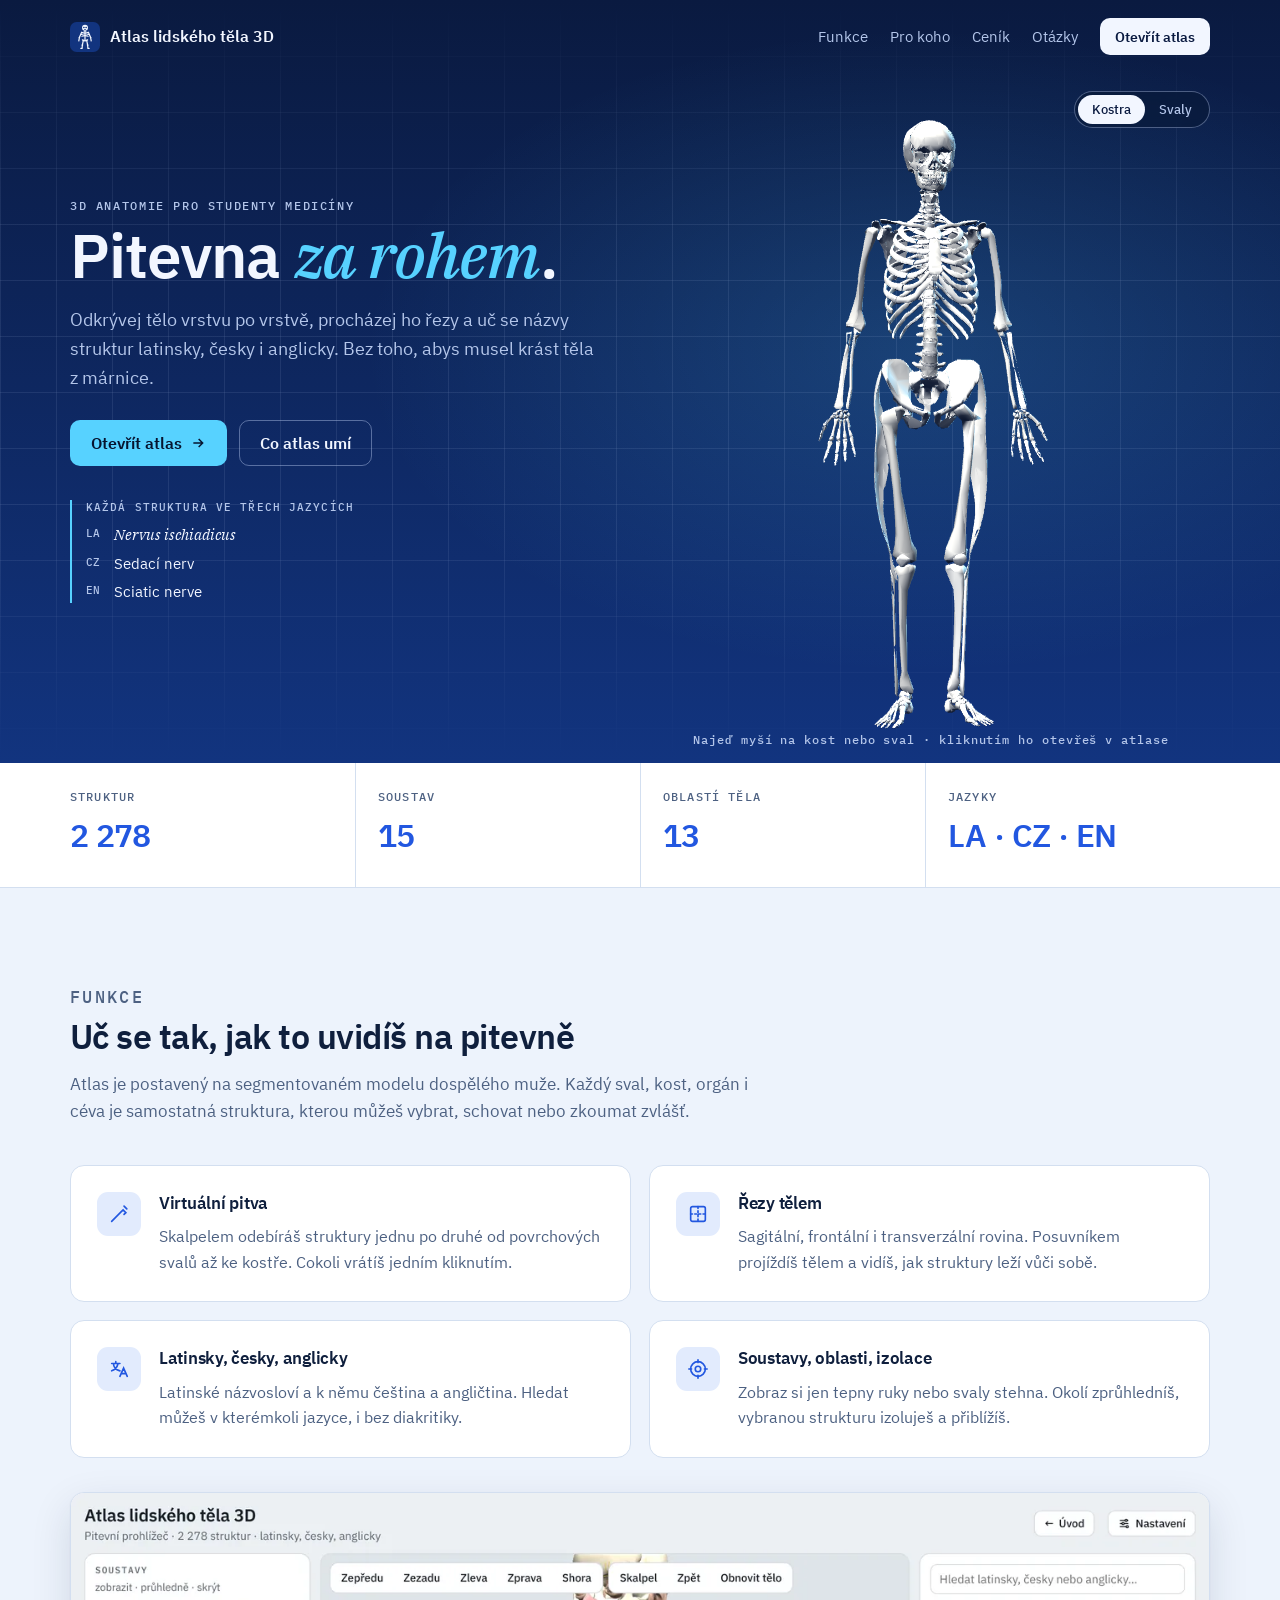
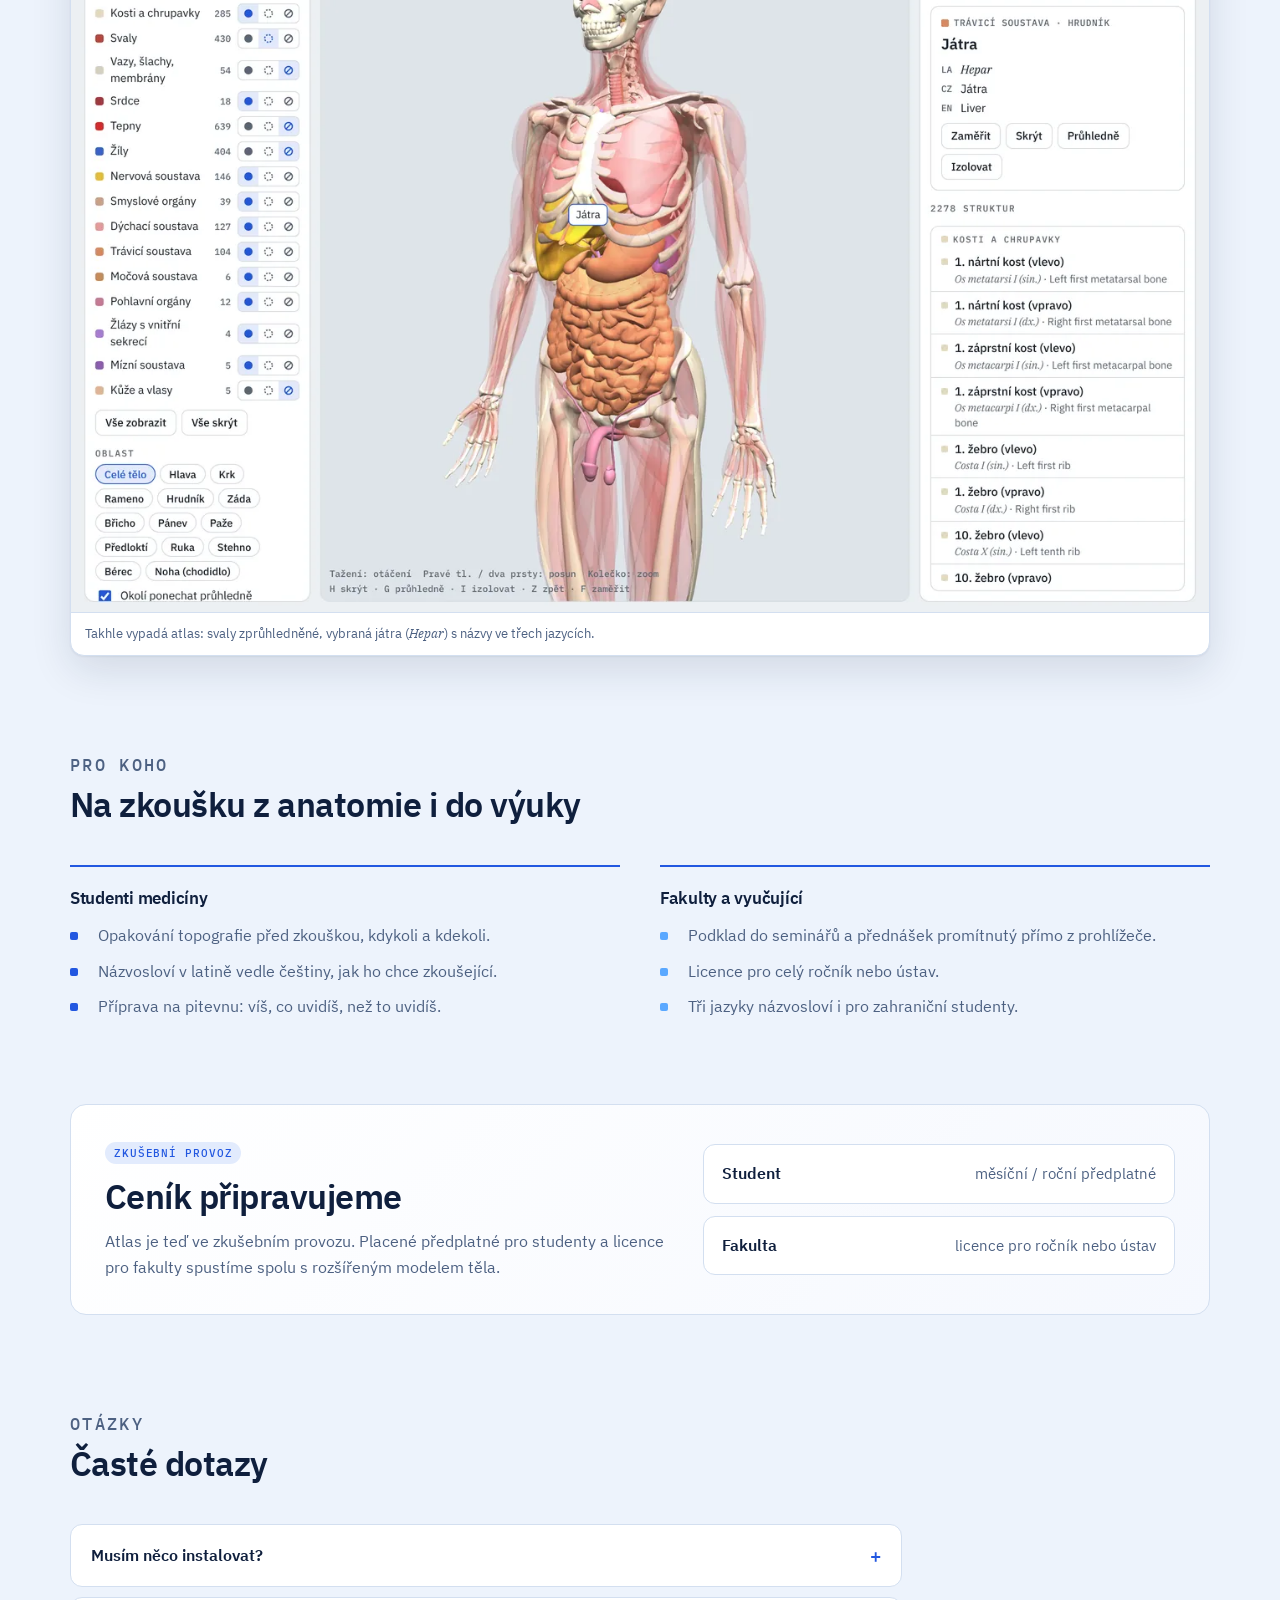
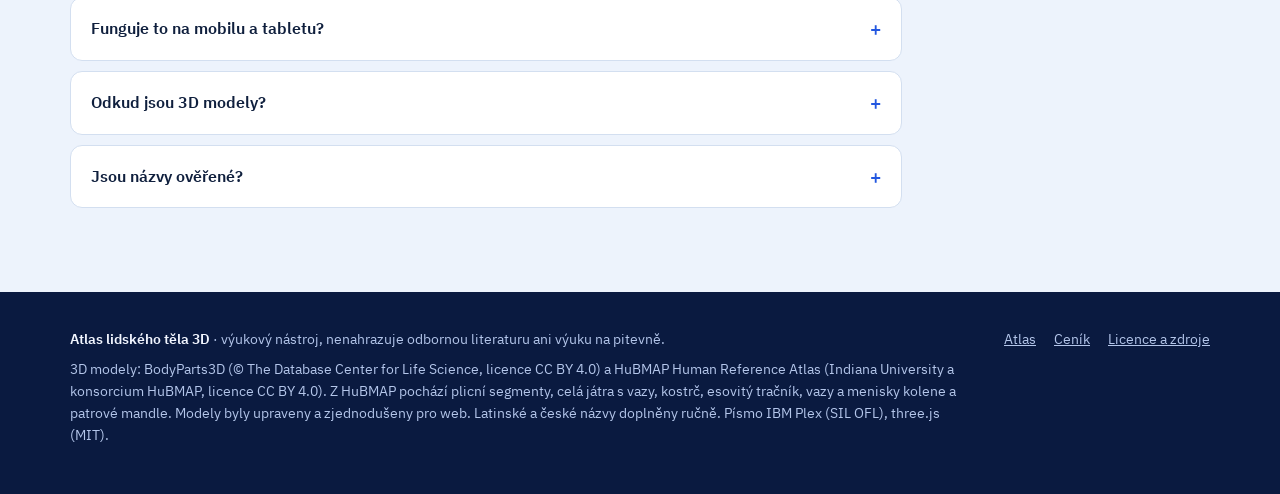
<file: index.html>
<!doctype html>
<html lang="cs">
<head>
<meta charset="utf-8">
<meta name="viewport" content="width=device-width,initial-scale=1,viewport-fit=cover">
<title>Atlas lidského těla 3D</title>
<meta name="claude:viewport-fit-sides" content="cover">
<meta name="description" content="Interaktivní 3D pitevní atlas pro studenty medicíny. Kosti, svaly, orgány, cévy a nervy s názvy latinsky, česky a anglicky. Funguje v prohlížeči.">
<meta property="og:title" content="Atlas lidského těla 3D">
<meta property="og:description" content="Pitevna za rohem: 3D atlas lidského těla s latinskou, českou a anglickou terminologií.">
<meta property="og:image" content="assets/atlas-preview.jpg">
<link rel="icon" href="favicon.svg" type="image/svg+xml">
<link rel="stylesheet" href="assets/fonts.css">
<style>
/* Layout: navy "light-box" hero holding a live 3D specimen; calm blue-tinted reading sections below. */
:root{
  --bg:#edf3fc; --surface:#ffffff; --tint:#f5f8fe; --ink:#0f1f3d; --muted:#4d6182; --line:#d3dff0;
  --accent:#2257e0; --accent-ink:#ffffff; --accent-soft:#e2ebfd; --accent-2:#5aa8ff;
  --hero-top:#0a1a40; --hero-bot:#12347f; --hero-ink:#f2f6ff; --hero-muted:#b4c6ea; --hero-line:rgba(180,198,234,.22);
  --glow:#57d2ff;
  --f-ui:"IBM Plex Sans",system-ui,-apple-system,"Segoe UI",sans-serif;
  --f-la:"IBM Plex Serif",Georgia,"Times New Roman",serif;
  --f-mono:"IBM Plex Mono",ui-monospace,Menlo,Consolas,monospace;
  --shadow:0 1px 2px rgba(15,31,61,.06),0 14px 40px rgba(15,31,61,.12);
}
@media (prefers-color-scheme: dark){:root:not([data-theme="light"]){
  --bg:#08101f; --surface:#0f1a2e; --tint:#0c1628; --ink:#e3ebf7; --muted:#8fa3c2; --line:#1f2f4b;
  --accent:#7ea8ff; --accent-ink:#08101f; --accent-soft:#16264a; --accent-2:#7ec4ff;
  --hero-top:#050c1e; --hero-bot:#0c2259; --hero-line:rgba(180,198,234,.16);
  --shadow:0 1px 2px rgba(0,0,0,.4),0 14px 40px rgba(0,0,0,.45); color-scheme:dark}}
:root[data-theme="dark"]{
  --bg:#08101f; --surface:#0f1a2e; --tint:#0c1628; --ink:#e3ebf7; --muted:#8fa3c2; --line:#1f2f4b;
  --accent:#7ea8ff; --accent-ink:#08101f; --accent-soft:#16264a; --accent-2:#7ec4ff;
  --hero-top:#050c1e; --hero-bot:#0c2259; --hero-line:rgba(180,198,234,.16);
  --shadow:0 1px 2px rgba(0,0,0,.4),0 14px 40px rgba(0,0,0,.45); color-scheme:dark}

*{box-sizing:border-box}
html{scroll-behavior:smooth}
body{margin:0;background:var(--bg);color:var(--ink);font:16px/1.6 var(--f-ui);-webkit-font-smoothing:antialiased}
[hidden]{display:none!important}
img{max-width:100%;display:block}
a{color:var(--accent)}
.wrap{max-width:1180px;margin:0 auto;padding-left:max(20px,env(safe-area-inset-left,0px));padding-right:max(20px,env(safe-area-inset-right,0px))}
.la{font-family:var(--f-la);font-style:italic;font-weight:400}
.eyebrow{font:500 .72rem var(--f-mono);letter-spacing:.14em;text-transform:uppercase;color:var(--muted);margin:0 0 10px}
h1,h2,h3{text-wrap:balance;margin:0;letter-spacing:-.015em}
h2{font-size:clamp(1.6rem,3vw,2.1rem);line-height:1.15;font-weight:600}
h3{font-size:1.08rem;font-weight:600;line-height:1.3}
p{margin:0}
.btn{display:inline-flex;align-items:center;gap:8px;border-radius:10px;padding:12px 20px;font:600 .97rem var(--f-ui);text-decoration:none;border:1px solid transparent;transition:transform .15s,background .15s,border-color .15s;cursor:pointer}
.btn-primary{background:var(--accent);color:var(--accent-ink)}
.btn-primary:hover{transform:translateY(-1px)}
.btn-ghost{border-color:var(--line);color:var(--ink);background:var(--surface)}
.btn-ghost:hover{border-color:var(--muted)}
.btn:focus-visible,a:focus-visible,summary:focus-visible,button:focus-visible{outline:2px solid var(--accent-2);outline-offset:3px}

/* ---------- hero band (navy, holds the header too) ---------- */
.band{position:relative;color:var(--hero-ink);background:
  radial-gradient(900px 520px at 72% 46%,rgba(87,210,255,.16),transparent 62%),
  linear-gradient(180deg,var(--hero-top),var(--hero-bot));overflow:hidden}
.band::after{content:"";position:absolute;inset:0;pointer-events:none;opacity:.5;
  background-image:linear-gradient(var(--hero-line) 1px,transparent 1px),linear-gradient(90deg,var(--hero-line) 1px,transparent 1px);
  background-size:56px 56px;mask-image:linear-gradient(180deg,transparent,#000 30%,#000 70%,transparent);-webkit-mask-image:linear-gradient(180deg,transparent,#000 30%,#000 70%,transparent)}
.band>*{position:relative;z-index:1}
.top{padding-block:18px}
.top .wrap{display:flex;align-items:center;gap:16px;flex-wrap:wrap}
.logo{display:flex;align-items:center;gap:10px;font-weight:600;color:var(--hero-ink);text-decoration:none;margin-right:auto}
.logo img{width:30px;height:30px}
.nav{display:flex;gap:22px;flex-wrap:wrap;align-items:center}
.nav a{color:var(--hero-muted);text-decoration:none;font-size:.95rem}
.nav a:hover{color:var(--hero-ink)}
.nav a.btn{padding:8px 14px;font-size:.9rem;background:var(--hero-ink);color:var(--hero-top)}

.hero{padding-block:10px 0}
.hero .wrap{display:grid;grid-template-columns:minmax(0,1fr) minmax(0,1fr);gap:24px;align-items:center}
.copy{padding-block:30px 60px}
.copy .eyebrow{color:var(--hero-muted)}
.hero h1{font-size:clamp(2.3rem,5.2vw,3.9rem);line-height:1.02;font-weight:600}
.hero h1 em{font-family:var(--f-la);font-style:italic;font-weight:500;color:var(--glow)}
.lede{margin-top:20px;font-size:1.12rem;color:var(--hero-muted);max-width:32em}
.cta{display:flex;gap:12px;flex-wrap:wrap;margin-top:28px}
.band .btn-primary{background:var(--glow);color:#06142f}
.band .btn-ghost{background:transparent;color:var(--hero-ink);border-color:rgba(180,198,234,.45)}
.band .btn-ghost:hover{border-color:var(--hero-ink)}
.term{margin-top:34px;display:grid;grid-template-columns:auto 1fr;gap:4px 14px;font-size:.95rem;max-width:30em;border-left:2px solid var(--glow);padding-left:14px}
.term dt{font:500 .7rem var(--f-mono);color:var(--hero-muted);padding-top:4px}
.term dd{margin:0;min-width:0}
.term .cap{grid-column:1/-1;font:500 .7rem var(--f-mono);letter-spacing:.1em;text-transform:uppercase;color:var(--hero-muted);margin-bottom:4px}

/* live specimen */
.specimen{position:relative;height:min(78vh,680px);min-height:460px}
.specimen canvas{position:absolute;inset:0;width:100%;height:100%;display:block;touch-action:pan-y}
.specimen canvas.pointing{cursor:pointer}
.modes{position:absolute;top:8px;right:0;display:inline-flex;border:1px solid rgba(180,198,234,.4);border-radius:999px;padding:3px;background:rgba(6,20,47,.45);backdrop-filter:blur(6px)}
.modes button{border:0;background:none;color:var(--hero-muted);font:500 .82rem var(--f-ui);padding:6px 14px;border-radius:999px;cursor:pointer}
.modes button[aria-pressed="true"]{background:var(--hero-ink);color:var(--hero-top)}
.hhint{position:absolute;left:0;right:0;bottom:16px;text-align:center;font:500 .72rem var(--f-mono);letter-spacing:.08em;color:var(--hero-muted);pointer-events:none}
.htip{position:absolute;left:0;top:0;pointer-events:none;min-width:180px;max-width:280px;background:rgba(6,20,47,.92);border:1px solid var(--glow);border-radius:10px;padding:9px 12px;color:var(--hero-ink);box-shadow:0 10px 30px rgba(0,0,0,.35);font-size:.9rem;line-height:1.35;z-index:2}
.htip b{display:block;font-weight:600}
.htip i{display:block;color:var(--hero-muted);font-size:.85rem}
.htip span{display:block;margin-top:6px;font:500 .68rem var(--f-mono);letter-spacing:.06em;color:var(--glow);text-transform:uppercase}
.hload{position:absolute;inset:0;display:grid;place-items:center;color:var(--hero-muted);font:500 .8rem var(--f-mono);letter-spacing:.08em}
.hfallback{position:absolute;inset:auto 0 0 0;margin:auto;max-height:100%;border-radius:12px;border:1px solid rgba(180,198,234,.3)}

/* ---------- figures ---------- */
.figures{background:var(--surface);border-bottom:1px solid var(--line)}
.figures dl{margin:0;display:grid;grid-template-columns:repeat(4,minmax(0,1fr))}
.figures dl>div{padding:26px 22px;border-left:1px solid var(--line);min-width:0}
.figures dl>div:first-child{border-left:0;padding-left:0}
.figures dt{font:500 .72rem var(--f-mono);letter-spacing:.1em;text-transform:uppercase;color:var(--muted)}
.figures dd{margin:6px 0 0;font-size:2rem;font-weight:600;font-variant-numeric:tabular-nums;letter-spacing:-.02em;color:var(--accent)}

section.block{padding-block:84px}
.head{max-width:44rem;margin-bottom:40px}
.head p{margin-top:14px;color:var(--muted);font-size:1.05rem}

.features{display:grid;grid-template-columns:repeat(2,minmax(0,1fr));gap:18px}
.feat{background:var(--surface);border:1px solid var(--line);border-radius:14px;padding:26px;display:grid;grid-template-columns:44px 1fr;gap:4px 18px}
.feat .ic{grid-row:span 2;width:44px;height:44px;border-radius:11px;background:var(--accent-soft);color:var(--accent);display:grid;place-items:center}
.feat .ic svg{width:22px;height:22px}
.feat p{color:var(--muted);margin-top:6px}
.shot{margin:34px 0 0;border-radius:14px;overflow:hidden;border:1px solid var(--line);box-shadow:var(--shadow);background:var(--surface)}
.shot img{width:100%;height:auto;aspect-ratio:2720/1720}
.shot figcaption{font-size:.84rem;color:var(--muted);padding:10px 14px;border-top:1px solid var(--line)}

.who{display:grid;grid-template-columns:repeat(2,minmax(0,1fr));gap:40px}
.who article{border-top:2px solid var(--accent);padding-top:20px}
.who ul{margin:14px 0 0;padding:0;list-style:none;display:grid;gap:10px}
.who li{display:grid;grid-template-columns:18px 1fr;gap:10px;color:var(--muted)}
.who li::before{content:"";width:8px;height:8px;border-radius:2px;background:var(--accent);margin-top:9px}
.who article:nth-child(2) li::before{background:var(--accent-2)}

.price{background:linear-gradient(135deg,var(--surface),var(--tint));border:1px solid var(--line);border-radius:16px;padding:34px;display:grid;grid-template-columns:minmax(0,1.2fr) minmax(0,1fr);gap:32px;align-items:center}
.price p{color:var(--muted);margin-top:12px}
.tiers{display:grid;gap:12px}
.tier{display:flex;justify-content:space-between;align-items:baseline;gap:16px;padding:16px 18px;border:1px solid var(--line);border-radius:12px;flex-wrap:wrap;background:var(--surface)}
.tier b{font-weight:600}
.tier span{color:var(--muted);font-size:.92rem}
.pill{display:inline-block;font:500 .7rem var(--f-mono);letter-spacing:.08em;text-transform:uppercase;background:var(--accent-soft);color:var(--accent);padding:4px 9px;border-radius:999px}

.faq{display:grid;gap:10px;max-width:52rem}
details{background:var(--surface);border:1px solid var(--line);border-radius:12px;padding:0 20px}
summary{cursor:pointer;padding:18px 0;font-weight:600;list-style:none;display:flex;justify-content:space-between;gap:16px}
summary::-webkit-details-marker{display:none}
summary::after{content:"+";font:500 1.2rem var(--f-mono);color:var(--accent);transition:transform .2s}
details[open] summary::after{transform:rotate(45deg)}
details p{color:var(--muted);padding-bottom:18px;max-width:46rem}

footer{background:var(--hero-top);color:var(--hero-muted);padding-block:36px 48px;font-size:.86rem}
footer .wrap{display:grid;grid-template-columns:minmax(0,1fr) auto;gap:24px}
footer p+p{margin-top:8px}
footer b{color:var(--hero-ink)}
footer .cols{display:flex;gap:18px;flex-wrap:wrap;align-items:flex-start}
footer a{color:var(--hero-muted)}
footer a:hover{color:var(--hero-ink)}

@media (max-width:900px){
  .hero .wrap{grid-template-columns:minmax(0,1fr);gap:0}
  .copy{padding-block:18px 8px}
  .specimen{height:72vh;min-height:420px}
  .figures dl{grid-template-columns:repeat(2,minmax(0,1fr))}
  .figures dl>div:nth-child(3){border-left:0;padding-left:0}
  .figures dl>div:nth-child(n+3){border-top:1px solid var(--line)}
  .figures dd{font-size:1.6rem}
  .features,.who,.price{grid-template-columns:minmax(0,1fr)}
  footer .wrap{grid-template-columns:minmax(0,1fr)}
  .nav a:not(.btn){display:none}
  section.block{padding-block:60px}
}
@media (prefers-reduced-motion:reduce){html{scroll-behavior:auto}.btn{transition:none}}
</style>
</head>
<body>

<div class="band">
  <header class="top">
    <div class="wrap">
      <a class="logo" href="./"><img src="favicon.svg" alt="" width="30" height="30"><span>Atlas lidského těla 3D</span></a>
      <nav class="nav" aria-label="Hlavní">
        <a href="#funkce">Funkce</a>
        <a href="#pro-koho">Pro koho</a>
        <a href="#cenik">Ceník</a>
        <a href="#otazky">Otázky</a>
        <a class="btn" data-atlas href="atlas/">Otevřít atlas</a>
      </nav>
    </div>
  </header>

  <section class="hero">
    <div class="wrap">
      <div class="copy">
        <p class="eyebrow">3D anatomie pro studenty medicíny</p>
        <h1>Pitevna <em>za&nbsp;rohem</em>.</h1>
        <p class="lede">Odkrývej tělo vrstvu po vrstvě, procházej ho řezy a uč se názvy struktur latinsky, česky i&nbsp;anglicky. Bez toho, abys musel krást těla z&nbsp;márnice.</p>
        <div class="cta">
          <a class="btn btn-primary" data-atlas href="atlas/">Otevřít atlas
            <svg width="16" height="16" viewBox="0 0 24 24" fill="none" stroke="currentColor" stroke-width="2.2" aria-hidden="true"><path d="M5 12h14M13 6l6 6-6 6"/></svg></a>
          <a class="btn btn-ghost" href="#funkce">Co atlas umí</a>
        </div>
        <dl class="term" aria-label="Ukázka trojjazyčného názvosloví">
          <span class="cap">Každá struktura ve třech jazycích</span>
          <dt>LA</dt><dd class="la" id="termLa">Musculus sternocleidomastoideus</dd>
          <dt>CZ</dt><dd id="termCs">Zdvihač hlavy (kývač)</dd>
          <dt>EN</dt><dd id="termEn">Sternocleidomastoid</dd>
        </dl>
        <script>
        /* a different example at every visit; edit or extend freely: [Latin, Czech, English] */
        (function () {
          const T = [
            ['Musculus sternocleidomastoideus', 'Zdvihač hlavy (kývač)', 'Sternocleidomastoid'],
            ['Musculus biceps brachii', 'Dvojhlavý sval pažní', 'Biceps brachii'],
            ['Musculus gluteus maximus', 'Velký sval hýžďový', 'Gluteus maximus'],
            ['Musculus gastrocnemius', 'Dvojhlavý sval lýtkový', 'Gastrocnemius'],
            ['Musculus quadriceps femoris', 'Čtyřhlavý sval stehenní', 'Quadriceps femoris'],
            ['Musculus latissimus dorsi', 'Široký sval zádový', 'Latissimus dorsi'],
            ['Musculus trapezius', 'Sval trapézový (kápový)', 'Trapezius'],
            ['Musculus deltoideus', 'Sval deltový', 'Deltoid'],
            ['Diaphragma', 'Bránice', 'Diaphragm'],
            ['Os scaphoideum', 'Kost člunková', 'Scaphoid bone'],
            ['Os temporale', 'Kost spánková', 'Temporal bone'],
            ['Clavicula', 'Kost klíční', 'Clavicle'],
            ['Hepar', 'Játra', 'Liver'],
            ['Ren', 'Ledvina', 'Kidney'],
            ['Pulmo', 'Plíce', 'Lung'],
            ['Arteria carotis communis', 'Společná krkavice', 'Common carotid artery'],
            ['Vena saphena magna', 'Velká skrytá žíla', 'Great saphenous vein'],
            ['Nervus ischiadicus', 'Sedací nerv', 'Sciatic nerve']
          ];
          let last = -1; try { last = +localStorage.getItem('heroTerm'); } catch (e) {}
          let i; do { i = Math.floor(Math.random() * T.length); } while (i === last && T.length > 1);
          try { localStorage.setItem('heroTerm', i); } catch (e) {}
          document.getElementById('termLa').textContent = T[i][0];
          document.getElementById('termCs').textContent = T[i][1];
          document.getElementById('termEn').textContent = T[i][2];
        })();
        </script>
      </div>
      <div class="specimen" id="specimen">
        <canvas id="heroCanvas" role="img" aria-label="Interaktivní 3D model lidského těla. Najeď na kost nebo sval a kliknutím ho otevřeš v atlase."></canvas>
        <div class="modes" role="group" aria-label="Zobrazení modelu">
          <button type="button" data-mode="0" aria-pressed="true">Kostra</button>
          <button type="button" data-mode="1" aria-pressed="false">Svaly</button>
        </div>
        <div class="htip" id="htip" hidden><b></b><i class="la"></i><span></span></div>
        <p class="hhint" id="hhint">Najeď myší na kost nebo sval · kliknutím ho otevřeš v atlase</p>
        <div class="hload" id="hload">Načítám 3D model…</div>
      </div>
    </div>
  </section>
</div>

<main>
  <div class="figures">
    <div class="wrap">
      <dl>
        <div><dt>Struktur</dt><dd id="fStructures">2 278</dd></div>
        <div><dt>Soustav</dt><dd id="fSystems">15</dd></div>
        <div><dt>Oblastí těla</dt><dd id="fRegions">13</dd></div>
        <div><dt>Jazyky</dt><dd>LA · CZ · EN</dd></div>
      </dl>
    </div>
  </div>

  <section class="block" id="funkce">
    <div class="wrap">
      <div class="head">
        <p class="eyebrow">Funkce</p>
        <h2>Uč se tak, jak to uvidíš na pitevně</h2>
        <p>Atlas je postavený na segmentovaném modelu dospělého muže. Každý sval, kost, orgán i céva je samostatná struktura, kterou můžeš vybrat, schovat nebo zkoumat zvlášť.</p>
      </div>
      <div class="features">
        <article class="feat">
          <span class="ic"><svg viewBox="0 0 24 24" fill="none" stroke="currentColor" stroke-width="1.8" stroke-linecap="round" aria-hidden="true"><path d="M4 20 14.5 9.5M14.5 9.5l2-2 3 3-2 2M12 12l-3 3"/><path d="M17.5 3.5l3 3"/></svg></span>
          <h3>Virtuální pitva</h3>
          <p>Skalpelem odebíráš struktury jednu po druhé od povrchových svalů až ke kostře. Cokoli vrátíš jedním kliknutím.</p>
        </article>
        <article class="feat">
          <span class="ic"><svg viewBox="0 0 24 24" fill="none" stroke="currentColor" stroke-width="1.8" stroke-linecap="round" aria-hidden="true"><rect x="4" y="4" width="16" height="16" rx="2"/><path d="M12 4v16M4 12h16" stroke-dasharray="2 2.5"/></svg></span>
          <h3>Řezy tělem</h3>
          <p>Sagitální, frontální i transverzální rovina. Posuvníkem projíždíš tělem a vidíš, jak struktury leží vůči sobě.</p>
        </article>
        <article class="feat">
          <span class="ic"><svg viewBox="0 0 24 24" fill="none" stroke="currentColor" stroke-width="1.8" stroke-linecap="round" aria-hidden="true"><path d="M4 6h9M8.5 4v2M6 6c0 4 3 7 7 8M11 6c-1 4-4 7-7 8"/><path d="M13 20l4-9 4 9M14.5 17h5"/></svg></span>
          <h3>Latinsky, česky, anglicky</h3>
          <p>Latinské názvosloví a k němu čeština a angličtina. Hledat můžeš v kterémkoli jazyce, i bez diakritiky.</p>
        </article>
        <article class="feat">
          <span class="ic"><svg viewBox="0 0 24 24" fill="none" stroke="currentColor" stroke-width="1.8" stroke-linecap="round" aria-hidden="true"><circle cx="12" cy="12" r="8"/><circle cx="12" cy="12" r="3"/><path d="M12 2v3M12 19v3M2 12h3M19 12h3"/></svg></span>
          <h3>Soustavy, oblasti, izolace</h3>
          <p>Zobraz si jen tepny ruky nebo svaly stehna. Okolí zprůhledníš, vybranou strukturu izoluješ a přiblížíš.</p>
        </article>
      </div>
      <figure class="shot">
        <picture>
          <source type="image/webp" srcset="assets/atlas-preview-1x.webp 1360w, assets/atlas-preview.webp 2720w" sizes="(max-width: 1220px) 100vw, 1140px">
          <img src="assets/atlas-preview.jpg" alt="Atlas v prohlížeči: průhledné svaly, kostra a orgány, vybraná játra s latinským, českým a anglickým názvem" width="2720" height="1720" loading="lazy">
        </picture>
        <figcaption>Takhle vypadá atlas: svaly zprůhledněné, vybraná játra (<span class="la">Hepar</span>) s názvy ve třech jazycích.</figcaption>
      </figure>
    </div>
  </section>

  <section class="block" id="pro-koho" style="padding-top:0">
    <div class="wrap">
      <div class="head">
        <p class="eyebrow">Pro koho</p>
        <h2>Na zkoušku z anatomie i do výuky</h2>
      </div>
      <div class="who">
        <article>
          <h3>Studenti medicíny</h3>
          <ul>
            <li>Opakování topografie před zkouškou, kdykoli a kdekoli.</li>
            <li>Názvosloví v latině vedle češtiny, jak ho chce zkoušející.</li>
            <li>Příprava na pitevnu: víš, co uvidíš, než to uvidíš.</li>
          </ul>
        </article>
        <article>
          <h3>Fakulty a vyučující</h3>
          <ul>
            <li>Podklad do seminářů a přednášek promítnutý přímo z prohlížeče.</li>
            <li>Licence pro celý ročník nebo ústav.</li>
            <li>Tři jazyky názvosloví i pro zahraniční studenty.</li>
          </ul>
        </article>
      </div>
    </div>
  </section>

  <section class="block" id="cenik" style="padding-top:0">
    <div class="wrap">
      <div class="price">
        <div>
          <span class="pill">Zkušební provoz</span>
          <h2 style="margin-top:14px">Ceník připravujeme</h2>
          <p>Atlas je teď ve zkušebním provozu. Placené předplatné pro studenty a licence pro fakulty spustíme spolu s rozšířeným modelem těla.</p>
          <p id="contactLine" hidden>Zájem o licenci pro fakultu? Napište na <a id="contactMail" href="#"></a>.</p>
        </div>
        <div class="tiers">
          <div class="tier"><b>Student</b><span>měsíční / roční předplatné</span></div>
          <div class="tier"><b>Fakulta</b><span>licence pro ročník nebo ústav</span></div>
        </div>
      </div>
    </div>
  </section>

  <section class="block" id="otazky" style="padding-top:0">
    <div class="wrap">
      <div class="head"><p class="eyebrow">Otázky</p><h2>Časté dotazy</h2></div>
      <div class="faq">
        <details><summary>Musím něco instalovat?</summary><p>Ne. Atlas běží v prohlížeči (Chrome, Edge, Firefox, Safari). Při prvním otevření se stáhne 3D model, další spuštění už jsou rychlejší.</p></details>
        <details><summary>Funguje to na mobilu a tabletu?</summary><p>Ano. Tělem otáčíš prstem, dvěma prsty přibližuješ a posouváš. Na velké obrazovce se ale s atlasem pracuje pohodlněji.</p></details>
        <details><summary>Odkud jsou 3D modely?</summary><p id="faqSources">Z otevřených vědeckých dat: BodyParts3D (Database Center for Life Science) a HuBMAP Human Reference Atlas, obojí pod licencí CC BY 4.0. Modely jsou upravené a zjednodušené pro web.</p></details>
        <details><summary>Jsou názvy ověřené?</summary><p>Latinské a české názvy jsme doplnili ručně a průběžně je revidujeme. Pokud najdeš chybu, dej nám vědět, opravu nasadíme rychle.</p></details>
      </div>
    </div>
  </section>
</main>

<footer>
  <div class="wrap">
    <div>
      <p><b>Atlas lidského těla 3D</b> · výukový nástroj, nenahrazuje odbornou literaturu ani výuku na pitevně.</p>
      <p id="footCredits">3D modely: BodyParts3D © The Database Center for Life Science (CC BY 4.0) · HuBMAP Human Reference Atlas (CC BY 4.0) · písmo IBM Plex (SIL OFL) · three.js (MIT).</p>
    </div>
    <div class="cols">
      <a data-atlas href="atlas/">Atlas</a>
      <a href="#cenik">Ceník</a>
      <a href="LICENSES.html">Licence a zdroje</a>
    </div>
  </div>
</footer>

<script src="atlas/vendor/three.min.js"></script>
<script>
/* ---- settings you will want to edit ---- */
const CONFIG = {
  atlasUrl: 'atlas/',                  // where the 3D atlas lives
  statsUrl: 'atlas/data/stats.json',   // written by tools/build_model.py
  heroMeta: 'atlas/data/hero.json',    // written by tools/build_hero.py
  heroData: 'atlas/data/hero.txt',
  switchSeconds: 10,                   // how often the home-page body switches between skeleton and muscles
  contactEmail: ''                     // e.g. 'info@vasedomena.cz' — leave empty to hide the contact line
};
document.querySelectorAll('[data-atlas]').forEach(a => a.setAttribute('href', CONFIG.atlasUrl));
if (CONFIG.contactEmail) {
  const m = document.getElementById('contactMail');
  m.textContent = CONFIG.contactEmail; m.href = 'mailto:' + CONFIG.contactEmail;
  document.getElementById('contactLine').hidden = false;
}
fetch(CONFIG.statsUrl).then(r => r.ok ? r.json() : null).then(s => {
  if (!s) return;
  const f = n => Number(n).toLocaleString('cs-CZ');
  if (s.structures) document.getElementById('fStructures').textContent = f(s.structures);
  if (s.systems) document.getElementById('fSystems').textContent = f(s.systems);
  if (s.regions) document.getElementById('fRegions').textContent = f(s.regions);
  if (s.credits) { document.getElementById('faqSources').textContent = s.credits; document.getElementById('footCredits').textContent = s.credits + ' Písmo IBM Plex (SIL OFL), three.js (MIT).'; }
}).catch(() => {});

/* ================= live specimen ================= */
(async function specimen() {
  const box = document.getElementById('specimen'), cv = document.getElementById('heroCanvas');
  const tip = document.getElementById('htip'), hload = document.getElementById('hload'), hint = document.getElementById('hhint');
  const modeBtns = [...box.querySelectorAll('[data-mode]')];
  const reduce = matchMedia('(prefers-reduced-motion: reduce)').matches;
  function fallback() {
    hload.innerHTML = '<img class="hfallback" src="assets/atlas-preview.jpg" alt="Náhled atlasu">';
    box.querySelector('.modes').hidden = true; hint.hidden = true;
  }
  if (!window.THREE || !window.DecompressionStream) { fallback(); return; }
  if (matchMedia('(hover: none)').matches) hint.textContent = 'Klepni na kost nebo sval · dalším klepnutím ho otevřeš v atlase';

  let meta, buf;
  try {
    meta = await (await fetch(CONFIG.heroMeta)).json();
    const txt = await (await fetch(CONFIG.heroData)).text();
    const bin = atob(txt.trim()), u = new Uint8Array(bin.length);
    for (let i = 0; i < bin.length; i++) u[i] = bin.charCodeAt(i);
    buf = await new Response(new Blob([u]).stream().pipeThrough(new DecompressionStream('gzip'))).arrayBuffer();
  } catch (e) { console.error(e); fallback(); return; }

  /* ---- geometry ---- */
  const V = meta.v, T = meta.t, lo = meta.min, ext = meta.max.map((m, i) => m - lo[i]);
  const q = new Uint16Array(buf, 0, V * 3);
  const pidOff = V * 6, pid = new Uint16Array(buf, pidOff, V);
  let io = pidOff + V * 2; io = (io + 3) & ~3;
  const idx = new Uint32Array(buf, io, T * 3);
  const pos = new Float32Array(V * 3), pidF = new Float32Array(V);
  for (let i = 0; i < V * 3; i++) pos[i] = lo[i % 3] + q[i] / 65535 * ext[i % 3];
  for (let i = 0; i < V; i++) pidF[i] = pid[i];
  const all = new THREE.BufferGeometry();
  all.setAttribute('position', new THREE.BufferAttribute(pos, 3));
  all.setAttribute('partIndex', new THREE.BufferAttribute(pidF, 1));
  all.setIndex(new THREE.BufferAttribute(idx, 1));
  all.computeVertexNormals();
  function part(from, to) {
    const g = new THREE.BufferGeometry();
    for (const k of ['position', 'normal', 'partIndex']) g.setAttribute(k, all.getAttribute(k));
    g.setIndex(new THREE.BufferAttribute(idx.subarray(from * 3, to * 3), 1));
    g.computeBoundingSphere(); g.computeBoundingBox(); return g;
  }
  const gBones = part(0, meta.boneTris), gMus = part(meta.boneTris, T);

  /* ---- materials: per-structure shade + hover glow ---- */
  const U = { hover: { value: -1 }, glow: { value: new THREE.Color('#57d2ff') }, fade: { value: 0 } };
  function mat(color, muscle) {
    const m = new THREE.MeshStandardMaterial({ color, roughness: muscle ? .55 : .7, metalness: 0, transparent: muscle, depthWrite: true });
    m.onBeforeCompile = sh => {
      Object.assign(sh.uniforms, U);
      sh.vertexShader = 'attribute float partIndex;\nuniform float hover;\nvarying float vHi;\nvarying float vShade;\n' +
        sh.vertexShader.replace('#include <begin_vertex>', `#include <begin_vertex>
          vHi = abs(partIndex - hover) < 0.5 ? 1.0 : 0.0;
          vShade = 0.86 + 0.22 * fract(sin(partIndex * 12.9898) * 43758.5453);`);
      sh.fragmentShader = 'uniform vec3 glow;\nuniform float fade;\nvarying float vHi;\nvarying float vShade;\n' +
        sh.fragmentShader.replace('#include <color_fragment>', `#include <color_fragment>
          diffuseColor.rgb = mix(diffuseColor.rgb * vShade, glow, vHi * 0.75);
          ${muscle ? 'diffuseColor.a = fade;' : ''}`)
          .replace('#include <emissivemap_fragment>', `#include <emissivemap_fragment>
          totalEmissiveRadiance += glow * vHi * 0.45;`);
    };
    m.customProgramCacheKey = () => muscle ? 'hero-muscle' : 'hero-bone';
    return m;
  }
  const scene = new THREE.Scene(), body = new THREE.Group(); scene.add(body);
  const bones = new THREE.Mesh(gBones, mat('#efe6d2', false));
  const muscles = new THREE.Mesh(gMus, mat('#c9575a', true)); muscles.renderOrder = 1;
  body.add(bones, muscles);
  scene.add(new THREE.HemisphereLight(0xdbe8ff, 0x10204a, .75));
  const key = new THREE.DirectionalLight(0xffffff, .85); key.position.set(-1.2, 2.2, 2.4); scene.add(key);
  const rim = new THREE.DirectionalLight(0x6fc8ff, .9); rim.position.set(1.5, 1.2, -2.2); scene.add(rim);

  const renderer = new THREE.WebGLRenderer({ canvas: cv, antialias: true, alpha: true });
  renderer.setPixelRatio(Math.min(devicePixelRatio || 1, 2)); renderer.setClearColor(0x000000, 0);
  const cam = new THREE.PerspectiveCamera(26, 1, .05, 20);
  const center = new THREE.Vector3((meta.min[0] + meta.max[0]) / 2, (meta.min[1] + meta.max[1]) / 2, 0);
  function fit() {
    const r = box.getBoundingClientRect(); renderer.setSize(r.width, r.height, false);
    cam.aspect = r.width / Math.max(1, r.height);
    const h = (meta.max[1] - meta.min[1]) * 1.08, w = 0.95;
    const t = Math.tan(cam.fov * Math.PI / 360);
    const d = Math.max(h / 2 / t, w / 2 / (t * cam.aspect));
    cam.position.set(center.x, center.y + .03, d + .2); cam.lookAt(center.x, center.y - .01, 0);
    cam.updateProjectionMatrix(); dirty = true;
  }
  let dirty = true;
  new ResizeObserver(fit).observe(box);
  hload.hidden = true;

  /* ---- skeleton <-> muscles ---- */
  let mode = 0, fade = 0, auto = !reduce, lastSwitch = performance.now();
  function setMode(m, byUser) {
    mode = m; modeBtns.forEach(b => b.setAttribute('aria-pressed', String(+b.dataset.mode === m)));
    if (byUser) auto = false; lastSwitch = performance.now(); dirty = true;
  }
  modeBtns.forEach(b => b.addEventListener('click', () => setMode(+b.dataset.mode, true)));

  /* ---- hover / click ---- */
  const ray = new THREE.Raycaster(), ndc = new THREE.Vector2();
  let hovered = -1, pointer = null, pickPending = false, overCanvas = false;
  function pick() {
    pickPending = false;
    if (!pointer) return setHover(-1);
    const r = cv.getBoundingClientRect();
    ndc.set((pointer.x - r.left) / r.width * 2 - 1, -(pointer.y - r.top) / r.height * 2 + 1);
    ray.setFromCamera(ndc, cam);
    const targets = fade > .5 ? [muscles, bones] : [bones];
    const hit = ray.intersectObjects(targets, false)[0];
    setHover(hit ? pid[hit.face.a] : -1);
  }
  function setHover(h) {
    if (h !== hovered) { hovered = h; U.hover.value = h; dirty = true; }
    cv.classList.toggle('pointing', h >= 0);
    if (h < 0 || !pointer) { tip.hidden = true; return; }
    const p = meta.parts[h];
    tip.querySelector('b').textContent = p[2];
    tip.querySelector('i').textContent = p[3] !== p[2] ? p[3] : '';
    tip.querySelector('span').textContent = pointer.touch ? 'Klepni znovu a otevřeš ho v atlase' : 'Kliknutím otevřeš v atlase';
    tip.hidden = false;
    const r = box.getBoundingClientRect();
    let x = pointer.x - r.left + 16, y = pointer.y - r.top + 16;
    if (x + tip.offsetWidth > r.width - 6) x = pointer.x - r.left - tip.offsetWidth - 16;
    if (y + tip.offsetHeight > r.height - 6) y = pointer.y - r.top - tip.offsetHeight - 16;
    tip.style.transform = `translate(${Math.max(0, x)}px,${Math.max(0, y)}px)`;
  }
  function open(h) { location.href = CONFIG.atlasUrl + '#s-' + meta.parts[h][0]; }
  cv.addEventListener('pointermove', e => {
    if (e.pointerType === 'touch') return;
    pointer = { x: e.clientX, y: e.clientY, touch: false }; overCanvas = true;
    if (!pickPending) { pickPending = true; requestAnimationFrame(pick); }
  });
  cv.addEventListener('pointerleave', () => { pointer = null; overCanvas = false; setHover(-1); });
  cv.addEventListener('click', e => {
    if (e.pointerType === 'touch' || (e.sourceCapabilities && e.sourceCapabilities.firesTouchEvents)) return;
    if (hovered >= 0) open(hovered);
  });
  let touchStart = null;
  cv.addEventListener('pointerdown', e => { if (e.pointerType === 'touch') touchStart = { x: e.clientX, y: e.clientY }; });
  cv.addEventListener('pointerup', e => {
    if (e.pointerType !== 'touch' || !touchStart) return;
    if (Math.hypot(e.clientX - touchStart.x, e.clientY - touchStart.y) > 10) return;   // it was a scroll
    const before = hovered;
    pointer = { x: e.clientX, y: e.clientY, touch: true }; pick();
    if (hovered >= 0 && hovered === before) open(hovered);
    auto = false;
  });
  cv.addEventListener('keydown', e => { if (e.key === 'Enter' && hovered >= 0) open(hovered); });

  /* ---- render loop: only while the hero is on screen ---- */
  let visible = true;
  new IntersectionObserver(es => { visible = es[0].isIntersecting; }).observe(box);
  let last = performance.now(), angle = 0;
  function frame(now) {
    requestAnimationFrame(frame);
    const dt = Math.min(.05, (now - last) / 1000); last = now;
    if (!visible || document.hidden) return;
    if (auto && !overCanvas && now - lastSwitch > CONFIG.switchSeconds * 1000) setMode(mode ? 0 : 1, false);
    const target = mode ? 1 : 0;
    if (fade !== target) {
      fade = reduce ? target : (target > fade ? Math.min(target, fade + dt / 1.2) : Math.max(target, fade - dt / 1.2));
      U.fade.value = fade; muscles.visible = fade > .002; muscles.material.depthWrite = fade > .98; dirty = true;
    }
    if (!reduce && !overCanvas) { angle += dt * .28; body.rotation.y = Math.sin(angle) * .42; dirty = true; }
    if (dirty) { body.position.x = 0; renderer.render(scene, cam); dirty = false; }
  }
  muscles.visible = false;
  requestAnimationFrame(frame);
})();
</script>
</body>
</html>
</file>
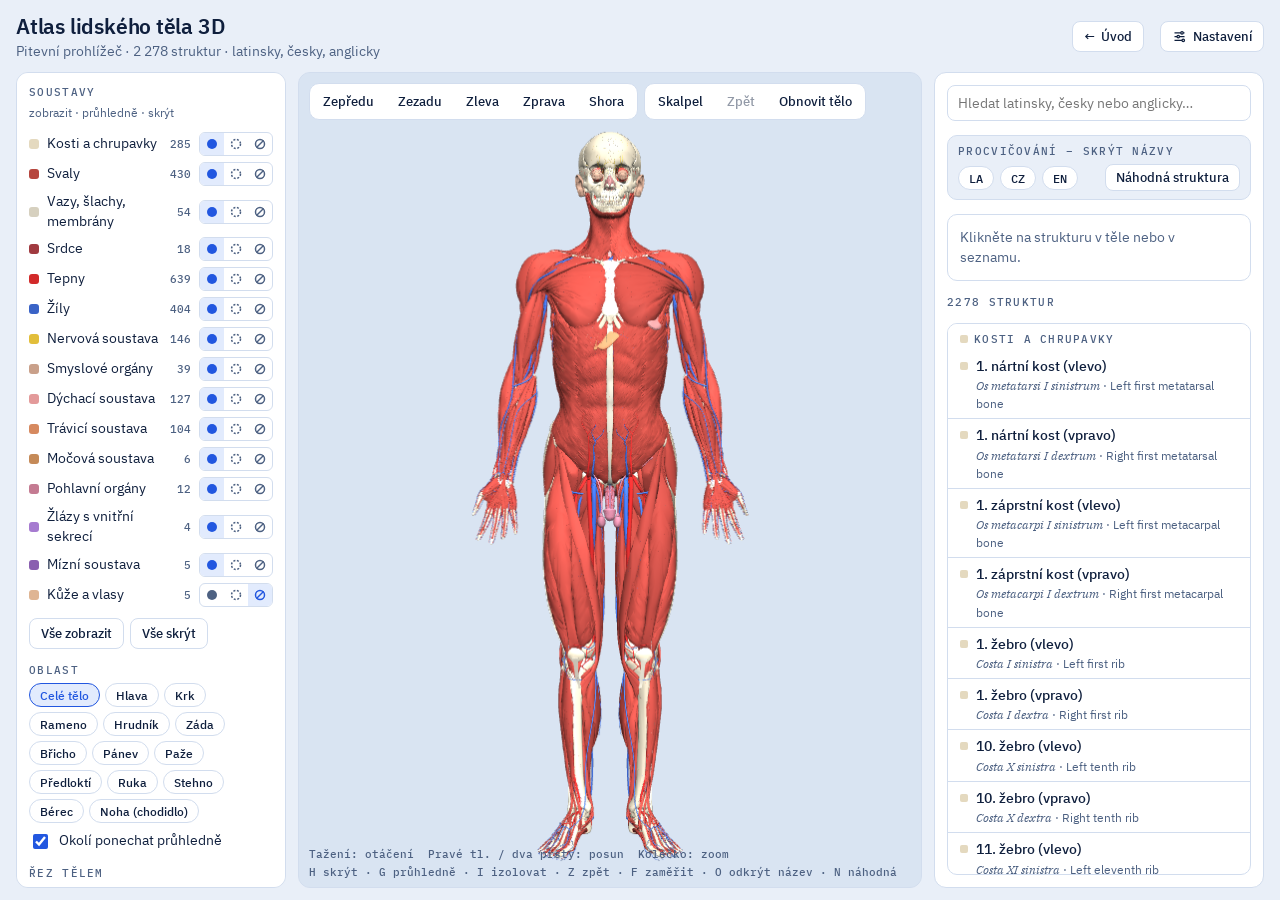
<file: atlas/index.html>
<!doctype html>
<html lang="cs">
<head>
<meta charset="utf-8">
<meta name="viewport" content="width=device-width,initial-scale=1,viewport-fit=cover">
<meta name="description" content="Interaktivní 3D pitevní atlas lidského těla s latinskými, českými a anglickými názvy.">
<link rel="icon" href="../favicon.svg" type="image/svg+xml">
<style>body{margin:0;font-size:14px}[hidden]{display:none!important}img{max-width:100%}:root{padding-top:env(safe-area-inset-top,0px);padding-bottom:env(safe-area-inset-bottom,0px)}</style>
<title>Atlas lidského těla 3D</title>
<link rel="stylesheet" href="../assets/fonts.css">
<style>
/* Layout: dissection table in the middle (3D), systems & tools on the left, index & detail on the right. */
:root{
  --bg:#e9eff8; --panel:#ffffff; --ink:#0f1f3d; --muted:#4d6182; --line:#d2ddee;
  --stage:#d9e4f2; --accent:#2257e0; --accent-soft:#e2ebfd; --warn:#b4471f;
  --f-ui:"IBM Plex Sans",system-ui,-apple-system,"Segoe UI",sans-serif;
  --f-la:"IBM Plex Serif",Georgia,"Times New Roman",serif;
  --f-mono:"IBM Plex Mono",ui-monospace,Menlo,Consolas,monospace;
}
@media (prefers-color-scheme: dark){:root:not([data-theme="light"]){
  --bg:#0a1222; --panel:#101b2f; --ink:#e3ebf7; --muted:#8fa3c2; --line:#20304b;
  --stage:#0c1729; --accent:#7ea4ff; --accent-soft:#1a2a4a; --warn:#f08a5d; color-scheme:dark}}
:root[data-theme="dark"]{
  --bg:#0a1222; --panel:#101b2f; --ink:#e3ebf7; --muted:#8fa3c2; --line:#20304b;
  --stage:#0c1729; --accent:#7ea4ff; --accent-soft:#1a2a4a; --warn:#f08a5d; color-scheme:dark}
html,body{height:100%}
body{background:var(--bg);color:var(--ink);font:14px/1.45 var(--f-ui)}
.app{height:100%;display:flex;flex-direction:column;gap:10px;box-sizing:border-box;padding-block:12px;
  padding-left:max(16px,env(safe-area-inset-left,0px));padding-right:max(16px,env(safe-area-inset-right,0px))}
.top{display:flex;align-items:center;gap:10px 16px;flex-wrap:wrap}
.brand{flex:1 1 240px;min-width:0}
h1{margin:0;font-size:1.3rem;font-weight:600;letter-spacing:-.01em}
.brand p{margin:0;color:var(--muted);font-size:.85rem}
.btn{display:inline-flex;align-items:center;justify-content:center;gap:6px;border:1px solid var(--line);background:var(--panel);color:var(--ink);
  font:500 .82rem var(--f-ui);padding:6px 11px;border-radius:8px;cursor:pointer;white-space:nowrap}
.btn:hover{border-color:var(--muted)}
a.btn{text-decoration:none}
.btn[aria-pressed="true"]{background:var(--accent-soft);border-color:var(--accent);color:var(--accent)}
.btn.warn[aria-pressed="true"]{background:var(--warn);border-color:var(--warn);color:#fff}
.btn:disabled{opacity:.45;cursor:default}
button:focus-visible,input:focus-visible,select:focus-visible{outline:2px solid var(--accent);outline-offset:2px}
.main{flex:1;min-height:0;display:grid;grid-template-columns:270px minmax(0,1fr) 330px;gap:12px}
.side{min-height:0;min-width:0;overflow:auto;display:flex;flex-direction:column;gap:14px;background:var(--panel);border:1px solid var(--line);border-radius:12px;padding:12px}
.lbl{font:500 .68rem var(--f-mono);letter-spacing:.12em;text-transform:uppercase;color:var(--muted);margin-bottom:6px;display:flex;justify-content:space-between;gap:8px}
.sys{display:flex;align-items:center;gap:8px;padding:3px 0}
.sys .sw{width:10px;height:10px;border-radius:3px;flex:none}
.sys .nm{flex:1;min-width:0;font-size:.85rem;overflow-wrap:anywhere}
.sys .n{font:500 .68rem var(--f-mono);color:var(--muted)}
.tri{display:inline-flex;border:1px solid var(--line);border-radius:6px;overflow:hidden;flex:none}
.tri button{border:0;background:none;width:24px;height:22px;cursor:pointer;color:var(--muted);display:grid;place-items:center;padding:0}
.tri button[aria-pressed="true"]{background:var(--accent-soft);color:var(--accent)}
.tri svg{width:12px;height:12px}
.chips{display:flex;flex-wrap:wrap;gap:5px}
.chip{border:1px solid var(--line);background:var(--panel);color:var(--ink);border-radius:999px;padding:3px 10px;font:500 .78rem var(--f-ui);cursor:pointer}
.chip[aria-pressed="true"]{border-color:var(--accent);background:var(--accent-soft);color:var(--accent)}
.row2{display:flex;flex-wrap:wrap;gap:6px}
.field{display:flex;flex-direction:column;gap:6px}
select,input[type=search]{border:1px solid var(--line);background:var(--panel);color:var(--ink);border-radius:8px;padding:7px 10px;font:inherit;width:100%;box-sizing:border-box}
input[type=range]{width:100%;accent-color:var(--accent)}
.check{display:flex;align-items:center;gap:8px;cursor:pointer;font-size:.85rem}
.check input{accent-color:var(--accent);width:15px;height:15px}
.stage{position:relative;min-height:0;min-width:0;border:1px solid var(--line);border-radius:12px;overflow:hidden;background:var(--stage)}
.stage canvas{display:block;width:100%;height:100%;touch-action:none}
.stage.scalpel canvas{cursor:crosshair}
.tools{position:absolute;top:10px;left:10px;right:10px;display:flex;flex-wrap:wrap;gap:6px;pointer-events:none}
.tools>*{pointer-events:auto}
.tools .grp{display:inline-flex;gap:4px;background:var(--panel);border:1px solid var(--line);border-radius:10px;padding:3px}
.tools .grp .btn{border-color:transparent;padding:5px 9px}
.tag{position:absolute;left:0;top:0;pointer-events:none;background:var(--panel);border:1px solid var(--accent);color:var(--ink);border-radius:6px;padding:3px 8px;
  font-size:.8rem;white-space:nowrap;transform:translate(-50%,-140%);box-shadow:0 4px 14px rgba(0,0,0,.18)}
.hint{position:absolute;left:10px;bottom:8px;right:10px;font:500 .68rem var(--f-mono);color:var(--muted);pointer-events:none;display:flex;flex-wrap:wrap;gap:4px 14px}
.loader{position:absolute;inset:0;display:grid;place-items:center;background:var(--stage)}
.loader .box{width:min(320px,80%);display:flex;flex-direction:column;gap:8px}
.bar{height:6px;border-radius:3px;background:var(--line);overflow:hidden}
.bar i{display:block;height:100%;width:0;background:var(--accent);transition:width .2s}
.la{font-family:var(--f-la);font-style:italic}
.detail{border:1px solid var(--line);border-radius:10px;padding:12px;display:flex;flex-direction:column;gap:8px}
.detail h2{margin:0;font-size:1.12rem;line-height:1.25;font-weight:600;text-wrap:balance}
.detail h2.la{font-weight:500}
.detail .meta{font:500 .68rem var(--f-mono);letter-spacing:.06em;text-transform:uppercase;color:var(--muted);display:flex;gap:6px;align-items:center;flex-wrap:wrap}
.names{display:grid;grid-template-columns:auto 1fr;gap:3px 10px;margin:0}
.names dt{font:500 .68rem var(--f-mono);color:var(--muted);padding-top:3px}
.names dd{margin:0;min-width:0;overflow-wrap:anywhere}
.practice{display:flex;flex-wrap:wrap;align-items:center;gap:6px;border:1px solid var(--line);border-radius:10px;padding:8px 10px;background:var(--bg)}
.practice .lbl{margin:0;flex:1 0 100%}
.practice .chip{font-family:var(--f-mono)}
.practice .chip[aria-pressed="true"]{text-decoration:line-through}
.practice .btn{margin-left:auto;padding:4px 10px;font-size:.8rem}
.reveal{display:inline-flex;align-items:center;gap:8px;border:1px dashed var(--accent);background:var(--accent-soft);color:var(--accent);border-radius:6px;padding:1px 8px;font:500 .8rem var(--f-ui);cursor:pointer}
.reveal i{font-style:normal;letter-spacing:.2em;opacity:.55}
.detail h2.q{color:var(--muted);font-weight:500;font-style:italic}
.row .p.mask{color:var(--muted);letter-spacing:.25em}
.muted{color:var(--muted)}
.list{border:1px solid var(--line);border-radius:10px;overflow:auto;min-height:160px;flex:1}
.grp-h{position:sticky;top:0;background:var(--panel);font:500 .66rem var(--f-mono);letter-spacing:.12em;text-transform:uppercase;color:var(--muted);padding:8px 12px 4px;display:flex;gap:6px;align-items:center}
.row{display:flex;align-items:flex-start;gap:8px;width:100%;text-align:left;border:0;border-top:1px solid var(--line);background:none;color:var(--ink);padding:6px 12px;cursor:pointer;font:inherit}
.grp-h + .row{border-top:0}
.row:hover{background:var(--accent-soft)}
.row.on{background:var(--accent-soft);box-shadow:inset 3px 0 0 var(--accent)}
.row .sw{width:8px;height:8px;border-radius:2px;margin-top:6px;flex:none}
.row .t{flex:1;min-width:0;display:flex;flex-direction:column}
.row .p{font-weight:500;overflow-wrap:anywhere}
.row .s{font-size:.78rem;color:var(--muted);overflow-wrap:anywhere}
.row.hid .p{text-decoration:line-through;color:var(--muted)}
.more{padding:10px 12px}
.backdrop{position:fixed;inset:0;background:rgba(10,15,20,.35);z-index:20}
.drawer{position:fixed;top:0;right:0;bottom:0;width:min(400px,100%);background:var(--panel);border-left:1px solid var(--line);z-index:21;overflow:auto;box-sizing:border-box;
  padding:calc(18px + env(safe-area-inset-top,0px)) max(20px,env(safe-area-inset-right,0px)) calc(18px + env(safe-area-inset-bottom,0px)) 20px;display:flex;flex-direction:column;gap:18px}
.drawer h2{margin:0;font-size:1.1rem}
.drawer .hd{display:flex;justify-content:space-between;align-items:center}
.small{font-size:.78rem;color:var(--muted)}
.small a{color:var(--accent)}
kbd{font:500 .7rem var(--f-mono);border:1px solid var(--line);border-bottom-width:2px;border-radius:4px;padding:0 4px}
@media (max-width:1100px){
  .app{height:auto;min-height:100%}
  .main{grid-template-columns:minmax(0,1fr)}
  .stage{height:68vh;min-height:420px;order:-1}
  .side{overflow:visible}
  .list{max-height:55vh}
}
</style>

</head>
<body>
<div class="app">
  <header class="top">
    <div class="brand"><h1 id="tTitle"></h1><p id="tSub"></p></div>
    <a class="btn" id="homeLink" href="../"><span aria-hidden="true">←</span> <span id="tHome"></span></a>
    <button class="btn" id="setBtn" type="button">
      <svg width="15" height="15" viewBox="0 0 24 24" fill="none" stroke="currentColor" stroke-width="2" aria-hidden="true"><path d="M4 6h10M18 6h2M4 12h4M12 12h8M4 18h12"/><circle cx="16" cy="6" r="2"/><circle cx="10" cy="12" r="2"/><circle cx="18" cy="18" r="2"/></svg>
      <span id="tSet"></span>
    </button>
  </header>
  <div class="main">
    <aside class="side" id="left">
      <div><div class="lbl"><span id="tSys"></span></div><p class="small" id="tSysLeg" style="margin:-2px 0 8px"></p><div id="sysList"></div>
        <div class="row2" style="margin-top:8px"><button class="btn" id="sysAll" type="button"></button><button class="btn" id="sysNone" type="button"></button></div></div>
      <div><div class="lbl"><span id="tReg"></span></div><div class="chips" id="regChips"></div>
        <label class="check" style="margin-top:8px"><input type="checkbox" id="ctxGhost"> <span id="tCtx"></span></label></div>
      <div class="field"><div class="lbl"><span id="tCut"></span></div>
        <label class="check"><input type="checkbox" id="cutOn"> <span id="tCutOn"></span></label>
        <select id="cutAxis"></select>
        <input type="range" id="cutPos" min="0" max="1" step="0.001" value="0.5" aria-label="Poloha řezu">
        <button class="btn" id="cutFlip" type="button"></button></div>
      <div class="field"><div class="lbl"><span id="tGhost"></span></div><input type="range" id="ghostA" min="0.04" max="0.6" step="0.01" aria-label="Průhlednost"></div>
      <p class="small" id="attr"></p>
    </aside>
    <section class="stage" id="stage">
      <canvas id="cv"></canvas>
      <div class="tools">
        <div class="grp" id="viewBtns"></div>
        <div class="grp">
          <button class="btn warn" id="scalpel" type="button" aria-pressed="false"></button>
          <button class="btn" id="undo" type="button" disabled></button>
          <button class="btn" id="showAll" type="button"></button>
        </div>
      </div>
      <div class="tag" id="tag" hidden></div>
      <div class="hint" id="hint"></div>
      <div class="loader" id="loader"><div class="box"><div id="ldText"></div><div class="bar"><i id="ldBar"></i></div><div class="small" id="ldSub"></div></div></div>
    </section>
    <aside class="side" id="right">
      <input type="search" id="q" autocomplete="off">
      <div class="practice" id="practice"></div>
      <div class="detail" id="detail"></div>
      <div class="lbl" style="margin:0"><span id="count"></span></div>
      <div class="list" id="list"></div>
    </aside>
  </div>
</div>
<div class="backdrop" id="backdrop" hidden></div>
<div class="drawer" id="drawer" hidden role="dialog" aria-modal="true" aria-labelledby="setTitle"></div>

<script src="vendor/three.min.js"></script>
<script src="vendor/OrbitControls.js"></script>
<script>
"use strict";
/* ================= i18n & constants ================= */
const SYS_META={
 skeletal:['Systema skeletale','Kosti a chrupavky','Bones & cartilage','#e4d9bf'],
 muscular:['Systema musculare','Svaly','Muscles','#b6463e'],
 connective:['Ligamenta et membranae','Vazy, šlachy, membrány','Ligaments & tendons','#d6d0bf'],
 cardiac:['Cor','Srdce','Heart','#a03a40'],
 arterial:['Arteriae','Tepny','Arteries','#d22a2a'],
 venous:['Venae','Žíly','Veins','#3a63c6'],
 nervous:['Systema nervosum','Nervová soustava','Nervous system','#e2be3a'],
 sensory:['Organa sensuum','Smyslové orgány','Sense organs','#c9a08a'],
 respiratory:['Systema respiratorium','Dýchací soustava','Respiratory','#e39a9a'],
 digestive:['Systema digestorium','Trávicí soustava','Digestive','#d6895f'],
 urinary:['Systema urinarium','Močová soustava','Urinary','#c58a58'],
 reproductive:['Organa genitalia','Pohlavní orgány','Reproductive','#c47b92'],
 endocrine:['Glandulae endocrinae','Žlázy s vnitřní sekrecí','Endocrine','#a67bd0'],
 lymphatic:['Systema lymphoideum','Mízní soustava','Lymphatic','#8a5fb0'],
 integumentary:['Integumentum commune','Kůže a vlasy','Skin & hair','#dfb593']};
const REG_META={caput:['Caput','Hlava','Head'],collum:['Collum','Krk','Neck'],humerus:['Regio deltoidea','Rameno','Shoulder'],
 thorax:['Thorax','Hrudník','Chest'],dorsum:['Dorsum','Záda','Back'],abdomen:['Abdomen','Břicho','Abdomen'],pelvis:['Pelvis','Pánev','Pelvis'],
 brachium:['Brachium','Paže','Upper arm'],antebrachium:['Antebrachium','Předloktí','Forearm'],manus:['Manus','Ruka','Hand'],
 femur:['Regio femoris','Stehno','Thigh'],crus:['Crus','Bérec','Lower leg'],pes:['Pes','Noha (chodidlo)','Foot']};
const LANGS={la:{cs:'Latina',en:'Latin',tag:'LA'},cs:{cs:'Čeština',en:'Czech',tag:'CZ'},en:{cs:'Angličtina',en:'English',tag:'EN'}};
const UI={cs:{title:'Atlas lidského těla 3D',sub:n=>'Pitevní prohlížeč · '+(n?n.toLocaleString('cs-CZ')+' struktur · ':'')+'latinsky, česky, anglicky',set:'Nastavení',home:'Úvod',sys:'Soustavy',
  legend:'zobrazit · průhledně · skrýt',all:'Vše zobrazit',none:'Vše skrýt',reg:'Oblast',whole:'Celé tělo',ctx:'Okolí ponechat průhledně',
  cut:'Řez tělem',cutOn:'Zapnout řezovou rovinu',ax:['Sagitální (zleva doprava)','Frontální (zepředu dozadu)','Transverzální (shora dolů)'],flip:'Otočit stranu řezu',
  ghost:'Průhlednost',views:['Zepředu','Zezadu','Zleva','Zprava','Shora'],scalpel:'Skalpel',undo:'Zpět',showAll:'Obnovit tělo',
  q:'Hledat latinsky, česky nebo anglicky…',count:n=>n===1?'1 struktura':(n>1&&n<5?n+' struktury':n+' struktur'),more:'Zobrazit dalších',
  empty:'Klikněte na strukturu v těle nebo v seznamu.',scalpelOn:'Skalpel: kliknutím odstraníte strukturu (Zpět ji vrátí).',
  hint:['Tažení: otáčení','Pravé tl. / dva prsty: posun','Kolečko: zoom','H skrýt · G průhledně · I izolovat · Z zpět · F zaměřit · O odkrýt název · N náhodná'],
  focus:'Zaměřit',hide:'Skrýt',ghostB:'Průhledně',iso:'Izolovat',show:'Zobrazit',isoOff:'Zrušit izolaci',side:['','vpravo','vlevo'],sideH:'Strana',
  pr:'Procvičování – skrýt názvy',prRand:'Náhodná struktura',prOff:'zobrazeno',prOn:'skryto',reveal:'Odkrýt',revealAll:'Odkrýt vše',guess:'Co je to za strukturu?',
  load:'Načítám 3D model',loadSub:(a,b,m)=>`${a} z ${b} bloků · ${m} MB`,loadErr:'Model se nepodařilo načíst. Zkuste stránku obnovit.',
  sTitle:'Nastavení',sPrim:'Hlavní jazyk názvů',sShow:'Zobrazované jazyky',sUi:'Jazyk rozhraní',sTag:'Popisek vybrané struktury v těle',
  sPick:'Klikat i na průhledné struktury',sIso:'Při izolaci ostatní',isoG:'průhledně',isoH:'skrýt',sReset:'Obnovit výchozí nastavení',sClose:'Zavřít',
  sNote:'Nastavení se ukládá v tomto prohlížeči.',
  about:'3D modely: BodyParts3D (© The Database Center for Life Science, CC BY 4.0) a HuBMAP Human Reference Atlas (Indiana University a konsorcium HuBMAP, CC BY 4.0). Z HuBMAP pochází plicní segmenty, celá játra s vazy, kostrč, esovitý tračník, vazy a menisky kolene a patrové mandle, napasované na tělo BodyParts3D. Geometrie BodyParts3D zjednodušena nástroji projektu human-atlas (MIT). Latinské a české názvy doplněny ručně; před výukou je nechte zkontrolovat.'},
 en:{title:'Human Body Atlas 3D',sub:n=>'Dissection viewer · '+(n?n.toLocaleString('en')+' structures · ':'')+'Latin, Czech, English',set:'Settings',home:'Home',sys:'Systems',
  legend:'show · ghost · hide',all:'Show all',none:'Hide all',reg:'Region',whole:'Whole body',ctx:'Keep surroundings ghosted',
  cut:'Section plane',cutOn:'Enable section plane',ax:['Sagittal (left–right)','Coronal (front–back)','Transverse (top–bottom)'],flip:'Flip side',
  ghost:'Ghost opacity',views:['Front','Back','Left','Right','Top'],scalpel:'Scalpel',undo:'Undo',showAll:'Restore body',
  q:'Search in Latin, Czech or English…',count:n=>n+(n===1?' structure':' structures'),more:'Show more',
  empty:'Click a structure on the body or in the list.',scalpelOn:'Scalpel: click to remove a structure (Undo brings it back).',
  hint:['Drag: rotate','Right button / two fingers: pan','Wheel: zoom','H hide · G ghost · I isolate · Z undo · F focus · O reveal name · N random'],
  focus:'Focus',hide:'Hide',ghostB:'Ghost',iso:'Isolate',show:'Show',isoOff:'End isolation',side:['','right','left'],sideH:'Side',
  pr:'Practice – hide names',prRand:'Random structure',prOff:'shown',prOn:'hidden',reveal:'Reveal',revealAll:'Reveal all',guess:'What structure is this?',
  load:'Loading 3D model',loadSub:(a,b,m)=>`${a} of ${b} blocks · ${m} MB`,loadErr:'The model failed to load. Try reloading the page.',
  sTitle:'Settings',sPrim:'Main naming language',sShow:'Languages shown',sUi:'Interface language',sTag:'Label on the selected structure',
  sPick:'Allow clicking ghosted structures',sIso:'When isolating, others are',isoG:'ghosted',isoH:'hidden',sReset:'Restore defaults',sClose:'Close',
  sNote:'Settings are saved in this browser.',
  about:'3D models: BodyParts3D (© The Database Center for Life Science, CC BY 4.0) and the HuBMAP Human Reference Atlas (Indiana University and the HuBMAP consortium, CC BY 4.0). Lung segments, the whole liver with its ligaments, coccyx, sigmoid colon, knee ligaments and menisci and palatine tonsils come from HuBMAP, fitted to the BodyParts3D body. BodyParts3D geometry simplified with tools from the human-atlas project (MIT). Latin and Czech names added by hand; have them reviewed before teaching.'}};

const DEF={primary:'cs',langs:{la:true,cs:true,en:true},ui:'cs',ghostA:0.14,tag:true,pickGhost:false,isoMode:'ghost',ctxGhost:true,sys:null,hide:{la:false,cs:false,en:false}};
let S;
try{S=JSON.parse(localStorage.getItem('atlas3d')||'null')}catch(e){S=null}
S=Object.assign({},DEF,S||{});S.langs=Object.assign({},DEF.langs,S.langs||{});S.hide=Object.assign({},DEF.hide,S.hide||{});
const save=()=>{try{localStorage.setItem('atlas3d',JSON.stringify(S))}catch(e){}};
const T=k=>UI[S.ui][k];
const $=s=>document.querySelector(s);
const esc=s=>String(s).replace(/[&<>"]/g,c=>({'&':'&amp;','<':'&lt;','>':'&gt;','"':'&quot;'}[c]));

/* ================= state ================= */
let D=null,P=[],SYS=[],REG=[],sysState=[];
const over=new Map();     // per-part override: 2 show, 1 ghost, 0 hidden
let iso=null,region=-1,sel=-1,scalpel=false,q='',listLimit=300;
let revealed=new Set();   // languages revealed once for the current structure (practice mode)
const undoStack=[];

/* ================= three.js scene ================= */
const cv=$('#cv'),stage=$('#stage');
const renderer=new THREE.WebGLRenderer({canvas:cv,antialias:true});
renderer.setPixelRatio(Math.min(window.devicePixelRatio||1,2));
renderer.localClippingEnabled=true;
const scene=new THREE.Scene();
const camera=new THREE.PerspectiveCamera(35,1,0.005,20);
camera.position.set(0,0.95,3.1);
const controls=new THREE.OrbitControls(camera,cv);
controls.target.set(0,0.88,0);controls.enableDamping=true;controls.dampingFactor=0.12;controls.zoomSpeed=1.2;controls.minDistance=0.03;controls.maxDistance=6;
controls.update();
scene.add(new THREE.HemisphereLight(0xffffff,0x3a4048,0.55));
scene.add(new THREE.AmbientLight(0xffffff,0.18));
const lamp=new THREE.DirectionalLight(0xffffff,0.85);lamp.position.set(0.4,0.6,1);camera.add(lamp);scene.add(camera);
const plane=new THREE.Plane(new THREE.Vector3(-1,0,0),0);
let partTex=null,texData=null,W=1;
const uniforms={partTex:{value:null},partW:{value:1},ghostA:{value:S.ghostA}};
function makeMat(ghost){
  const m=new THREE.MeshStandardMaterial({roughness:.62,metalness:0,side:ghost?THREE.FrontSide:THREE.DoubleSide,transparent:ghost,depthWrite:!ghost});
  m.onBeforeCompile=sh=>{
    sh.uniforms.partTex=uniforms.partTex;sh.uniforms.partW=uniforms.partW;sh.uniforms.ghostA=uniforms.ghostA;
    sh.vertexShader='attribute float partIndex;\nuniform sampler2D partTex;\nuniform float partW;\nvarying vec3 vPartCol;\n'+
      sh.vertexShader.replace('#include <begin_vertex>',`#include <begin_vertex>
        vec4 ps=texture2D(partTex,vec2((partIndex+0.5)/partW,0.5));vPartCol=ps.rgb;
        ${ghost?'if(ps.a>0.75||ps.a<0.02)transformed=vec3(0.0);':'if(ps.a<0.75)transformed=vec3(0.0);'}`);
    sh.fragmentShader='varying vec3 vPartCol;\nuniform float ghostA;\n'+sh.fragmentShader.replace('#include <color_fragment>',
      `#include <color_fragment>\n diffuseColor.rgb=vPartCol;${ghost?' diffuseColor.a=ghostA;':''}`);
  };
  m.customProgramCacheKey=()=>ghost?'atlas-ghost':'atlas-opaque';
  return m;
}
const matO=makeMat(false),matG=makeMat(true);
let dirty=true;const req=()=>{dirty=true};
controls.addEventListener('change',req);
function resize(){const r=stage.getBoundingClientRect();renderer.setSize(r.width,r.height,false);camera.aspect=r.width/Math.max(1,r.height);camera.updateProjectionMatrix();req()}
new ResizeObserver(resize).observe(stage);
function themeBg(){renderer.setClearColor(new THREE.Color(getComputedStyle(document.documentElement).getPropertyValue('--stage').trim()||'#dfe4e9'));req()}
matchMedia('(prefers-color-scheme: dark)').addEventListener('change',themeBg);
new MutationObserver(themeBg).observe(document.documentElement,{attributes:true,attributeFilter:['data-theme']});
themeBg();

let anim=null;
const reduce=matchMedia('(prefers-reduced-motion: reduce)').matches;
function flyTo(target,pos){
  if(reduce){controls.target.copy(target);camera.position.copy(pos);controls.update();req();return}
  const t0=performance.now(),a=controls.target.clone(),b=camera.position.clone();
  anim=t=>{let k=Math.min(1,(t-t0)/550);k=1-Math.pow(1-k,3);controls.target.lerpVectors(a,target,k);camera.position.lerpVectors(b,pos,k);controls.update();req();if(k>=1)anim=null};
}
function loop(t){requestAnimationFrame(loop);if(anim)anim(t);if(controls.update())dirty=true;if(dirty){renderer.render(scene,camera);dirty=false;updateTag()}}
requestAnimationFrame(loop);

/* ================= colors & visibility ================= */
const baseCol=[];
function hash(i){let x=(i+1)*2654435761>>>0;x^=x>>>15;x=Math.imul(x,2246822519)>>>0;x^=x>>>13;return (x>>>0)/4294967295}
function eff(i){
  let v;
  if(iso){v=iso.has(i)?2:(S.isoMode==='ghost'?1:0)}
  else{v=over.has(i)?over.get(i):sysState[P[i].sys];if(region>=0&&P[i].reg!==region)v=Math.min(v,S.ctxGhost?1:0)}
  return v;
}
const SELC=[255,204,51];
function refresh(){
  if(!texData)return;
  for(let i=0;i<P.length;i++){const v=eff(i),c=i===sel?SELC:baseCol[i],o=i*4;
    texData[o]=c[0];texData[o+1]=c[1];texData[o+2]=c[2];texData[o+3]=v===2?255:v===1?128:0}
  partTex.needsUpdate=true;req();renderList();renderDetail();updUndo();
}
function snapshot(){undoStack.push({over:new Map(over),iso:iso?new Set(iso):null,sys:sysState.slice()});if(undoStack.length>200)undoStack.shift()}
function undo(){const s=undoStack.pop();if(!s)return;over.clear();s.over.forEach((v,k)=>over.set(k,v));iso=s.iso;sysState=s.sys;S.sys=sysState.slice();save();renderSys();refresh()}
function updUndo(){$('#undo').disabled=!undoStack.length}
function setPart(i,v){snapshot();if(iso){iso.delete(i);if(v===2)iso.add(i)}over.set(i,v);refresh()}

/* ================= loading ================= */
function b64(s){const bin=atob(s.trim()),u=new Uint8Array(bin.length);for(let i=0;i<bin.length;i++)u[i]=bin.charCodeAt(i);return u.buffer}
async function gunzip(buf){
  const u=new Uint8Array(buf,0,2);
  if(u[0]!==0x1f||u[1]!==0x8b)return buf;
  return await new Response(new Blob([buf]).stream().pipeThrough(new DecompressionStream('gzip'))).arrayBuffer();
}
function buildChunk(ci,buf){
  const list=P.filter(p=>p.chunk===ci);let V=0,I=0;list.forEach(p=>{V+=p.vc;I+=p.ic});
  const pos=new Float32Array(V*3),nor=new Int8Array(V*3),pid=new Float32Array(V),idx=new Uint32Array(I);
  let vo=0,io=0;
  for(const p of list){
    const q=new Uint16Array(buf,p.pos,p.vc*3),ns=new Int8Array(buf,p.nor,p.vc*3),is=p.big?new Uint32Array(buf,p.idx,p.ic):new Uint16Array(buf,p.idx,p.ic);
    const mn=p.box.min,ex=[p.box.max.x-mn.x,p.box.max.y-mn.y,p.box.max.z-mn.z],o=[mn.x,mn.y,mn.z];
    for(let k=0,b=vo*3;k<q.length;k++)pos[b+k]=o[k%3]+q[k]/65535*ex[k%3];
    nor.set(ns,vo*3);pid.fill(p.i,vo,vo+p.vc);
    for(let k=0;k<p.ic;k++)idx[io+k]=is[k]+vo;
    p.P=pos.subarray(vo*3,(vo+p.vc)*3);p.I=is;p.loaded=true;vo+=p.vc;io+=p.ic;
  }
  const g=new THREE.BufferGeometry();
  g.setAttribute('position',new THREE.BufferAttribute(pos,3));
  g.setAttribute('normal',new THREE.BufferAttribute(nor,3,true));
  g.setAttribute('partIndex',new THREE.BufferAttribute(pid,1));
  g.setIndex(new THREE.BufferAttribute(idx,1));g.computeBoundingSphere();
  const mo=new THREE.Mesh(g,matO),mg=new THREE.Mesh(g,matG);mg.renderOrder=1;
  mo.frustumCulled=mg.frustumCulled=false;scene.add(mo,mg);req();
}
async function load(){
  const ldT=$('#ldText'),ldB=$('#ldBar'),ldS=$('#ldSub');ldT.textContent=T('load')+'…';
  try{
    D=await (await fetch('data/parts.json')).json();
    SYS=D.sys;REG=D.reg;
    P=D.parts.map((a,i)=>({i,en:a[0],n:a[1],side:a[2],sys:a[3],chunk:a[4],pos:a[5],nor:a[6],idx:a[7],vc:a[8],ic:a[9],big:a[10],reg:a[11],
      c:new THREE.Vector3(a[12],a[13],a[14]),size:a[15],box:new THREE.Box3(new THREE.Vector3(a[16],a[17],a[18]),new THREE.Vector3(a[19],a[20],a[21]))}));
    sysState=Array.isArray(S.sys)&&S.sys.length===SYS.length?S.sys.slice():SYS.map(s=>((D.credits&&D.credits.defaultHidden)||['integumentary']).includes(s)?0:2);
    P.forEach((p,i)=>{const h=SYS_META[SYS[p.sys]][3],k=0.86+hash(i)*0.24;
      baseCol[i]=[1,3,5].map(o=>Math.min(255,Math.round(parseInt(h.substr(o,2),16)*k)))});
    W=P.length;texData=new Uint8Array(W*4);
    partTex=new THREE.DataTexture(texData,W,1,THREE.RGBAFormat,THREE.UnsignedByteType);
    partTex.magFilter=partTex.minFilter=THREE.NearestFilter;
    uniforms.partTex.value=partTex;uniforms.partW.value=W;
    buildSearch();renderAll();refresh();applyCut();
    let done=0,bytes=0;const n=D.chunks;
    const one=async ci=>{const r=await fetch(`data/body-${ci}.txt`);if(!r.ok)throw new Error('HTTP '+r.status);
      const raw=b64(await r.text());bytes+=raw.byteLength;buildChunk(ci,await gunzip(raw));done++;
      ldB.style.width=(done/n*100)+'%';ldS.textContent=T('loadSub')(done,n,(bytes/1048576).toFixed(1));};
    const queue=[...Array(n).keys()];
    await Promise.all([0,1,2,3].map(async()=>{while(queue.length)await one(queue.shift())}));
    $('#loader').hidden=true;
    openFromHash();
  }catch(e){ldT.textContent=T('loadErr');ldS.textContent=String(e&&e.message||e);console.error(e)}
}

/* ================= picking ================= */
const ray=new THREE.Raycaster(),va=new THREE.Vector3(),vb=new THREE.Vector3(),vc3=new THREE.Vector3(),hit=new THREE.Vector3(),tmp=new THREE.Vector3();
function pick(cx,cy){
  const r=cv.getBoundingClientRect();
  ray.setFromCamera({x:(cx-r.left)/r.width*2-1,y:-(cy-r.top)/r.height*2+1},camera);
  const R=ray.ray,cand=[];
  for(const p of P){if(!p.loaded)continue;const v=eff(p.i);if(v===0||(v===1&&!S.pickGhost))continue;
    if(R.intersectBox(p.box,tmp))cand.push([R.origin.distanceTo(tmp),p])}
  cand.sort((a,b)=>a[0]-b[0]);
  let best=Infinity,bi=-1;
  for(const [d,p] of cand){
    if(d>best)break;
    const A=p.P,I=p.I;
    for(let k=0;k<I.length;k+=3){
      va.fromArray(A,I[k]*3);vb.fromArray(A,I[k+1]*3);vc3.fromArray(A,I[k+2]*3);
      if(R.intersectTriangle(va,vb,vc3,false,hit)){const dd=R.origin.distanceTo(hit);
        if(dd<best&&(!S.cutOn||plane.distanceToPoint(hit)>=0)){best=dd;bi=p.i}}
    }
  }
  return bi;
}
let down=null;
cv.addEventListener('pointerdown',e=>{down={x:e.clientX,y:e.clientY,b:e.button}});
cv.addEventListener('pointerup',e=>{
  if(!down||down.b!==0)return;const m=Math.hypot(e.clientX-down.x,e.clientY-down.y);down=null;if(m>5)return;
  const i=pick(e.clientX,e.clientY);
  if(scalpel){if(i>=0){if(sel===i)sel=-1;setPart(i,0)}return}
  select(i);
});

/* ================= selection & camera ================= */
function select(i,fly){
  if(i!==sel)revealed=new Set();
  sel=i;refresh();
  if(i>=0&&fly)focus(i);
  const row=document.querySelector(`.row[data-i="${i}"]`);if(row&&!fly)row.scrollIntoView({block:'nearest'});
}
function focus(i){
  const p=P[i],dir=camera.position.clone().sub(controls.target).normalize();
  const dist=Math.max(0.09,p.size*2.6/Math.tan(camera.fov*Math.PI/360)/2.2);
  flyTo(p.c.clone(),p.c.clone().add(dir.multiplyScalar(dist)));
}
function focusBox(box){
  const c=box.getCenter(new THREE.Vector3()),s=box.getSize(new THREE.Vector3()),r=Math.max(s.x,s.y,s.z)*0.62;
  const dir=camera.position.clone().sub(controls.target).normalize();
  flyTo(c,c.clone().add(dir.multiplyScalar(Math.max(0.12,r/Math.tan(camera.fov*Math.PI/360)))));
}
const BODY=new THREE.Box3(new THREE.Vector3(-0.34,0,-0.15),new THREE.Vector3(0.34,1.73,0.15));
function view(k){
  const c=controls.target.clone(),d=camera.position.distanceTo(c);
  const v=[[0,0,1],[0,0,-1],[1,0,0],[-1,0,0],[0,1,0.0001]][k];
  flyTo(c,c.clone().add(new THREE.Vector3(...v).normalize().multiplyScalar(d)));
}
function updateTag(){
  const tag=$('#tag');
  if(sel<0||!S.tag||!P[sel]){tag.hidden=true;return}
  const v=P[sel].c.clone().project(camera);
  if(v.z>1||Math.abs(v.x)>1.05||Math.abs(v.y)>1.05){tag.hidden=true;return}
  const r=cv.getBoundingClientRect();tag.hidden=false;const fv=nm(P[sel]).find(x=>!masked(x.l));tag.textContent=fv?fv.t:'?';
  tag.style.left=((v.x+1)/2*r.width)+'px';tag.style.top=((1-v.y)/2*r.height)+'px';
}

/* ================= names ================= */
const SIDE_LA={m:['dexter','sinister'],f:['dextra','sinistra'],n:['dextrum','sinistrum'],mp:['dextri','sinistri'],fp:['dextrae','sinistrae'],np:['dextra','sinistra']};
function vals(p){
  const n=D.names[p.n],sfx=n[3]&&p.side;
  return {la:n[1]+(sfx?' '+(SIDE_LA[n[4]]||SIDE_LA.m)[p.side-1]:''),cs:n[2]?n[2]+(sfx?' ('+UI.cs.side[p.side]+')':''):'',en:p.en};
}
function nm(p){
  const val=vals(p);
  return [S.primary,...['la','cs','en'].filter(l=>l!==S.primary&&S.langs[l])].map(l=>(l==='cs'&&!val.cs)?{l:'la',src:'cs',t:val.la}:{l,src:l,t:val[l]});
}
/* practice: a language is masked when the user hides it and has not revealed it for this structure */
const masked=(l,i=sel)=>!!S.hide[l]&&!(i===sel&&revealed.has(l));
const sysName=k=>{const m=SYS_META[k];return S.primary==='la'?m[0]:S.ui==='cs'?m[1]:m[2]};
const regName=k=>{const m=REG_META[k];return S.primary==='la'?m[0]:S.ui==='cs'?m[1]:m[2]};
const norm=s=>s.normalize('NFD').replace(/[\u0300-\u036f]/g,'').toLowerCase();
let searchIdx=[];
const ABBR=[[/\bmusculi\b/g,'mm.'],[/\bmusculus\b/g,'m.'],[/\barteriae\b/g,'aa.'],[/\barteria\b/g,'a.'],[/\bvenae\b/g,'vv.'],[/\bvena\b/g,'v.'],[/\bnervi\b/g,'nn.'],[/\bnervus\b/g,'n.'],[/\brami\b/g,'rr.'],[/\bramus\b/g,'r.'],[/\bligamentum\b/g,'lig.']];
function buildSearch(){searchIdx=P.map(p=>{const n=D.names[p.n],la=norm(n[1]);   // full Latin + the usual abbreviations (m., a., v. ...) so both search styles work
  return norm(p.en+' '+n[2])+' '+la+' '+ABBR.reduce((t,[re,r])=>t.replace(re,r),la)})}

/* ================= UI rendering ================= */
const ICON={show:'<svg viewBox="0 0 12 12"><circle cx="6" cy="6" r="5" fill="currentColor"/></svg>',
  ghost:'<svg viewBox="0 0 12 12"><circle cx="6" cy="6" r="4.5" fill="none" stroke="currentColor" stroke-width="1.5" stroke-dasharray="2 1.6"/></svg>',
  hide:'<svg viewBox="0 0 12 12"><circle cx="6" cy="6" r="4.5" fill="none" stroke="currentColor" stroke-width="1.5"/><path d="M2.5 9.5l7-7" stroke="currentColor" stroke-width="1.5"/></svg>'};
function about(){const c=D&&D.credits;return (c&&c[S.ui])||T('about')}
function links(){const c=D&&D.credits;const L=(c&&c.links)||[{label:'BodyParts3D',url:'https://dbarchive.biosciencedbc.jp/en/bodyparts3d/download.html'},{label:'HuBMAP HRA',url:'https://humanatlas.io'},{label:'CC BY 4.0',url:'https://creativecommons.org/licenses/by/4.0/'}];
  return L.map(l=>`<a href="${esc(l.url)}" target="_blank" rel="noopener">${esc(l.label)}</a>`).join(' · ')}
function renderStatic(){
  document.documentElement.lang=S.ui;
  $('#tTitle').textContent=T('title');$('#tSub').textContent=T('sub')(P.length);$('#tSet').textContent=T('set');$('#tHome').textContent=T('home');
  $('#tSys').textContent=T('sys');$('#tSysLeg').textContent=T('legend');$('#sysAll').textContent=T('all');$('#sysNone').textContent=T('none');
  $('#tReg').textContent=T('reg');$('#tCtx').textContent=T('ctx');$('#tCut').textContent=T('cut');$('#tCutOn').textContent=T('cutOn');
  $('#cutAxis').innerHTML=T('ax').map((t,i)=>`<option value="${i}" ${(S.cutAxis||0)==i?'selected':''}>${t}</option>`).join('');
  $('#cutFlip').textContent=T('flip');$('#tGhost').textContent=T('ghost');
  $('#viewBtns').innerHTML=T('views').map((t,i)=>`<button class="btn" type="button" data-v="${i}">${t}</button>`).join('');
  $('#scalpel').textContent=T('scalpel');$('#undo').textContent=T('undo');$('#showAll').textContent=T('showAll');
  $('#q').placeholder=T('q');$('#hint').innerHTML=(scalpel?[T('scalpelOn')]:T('hint')).map(h=>`<span>${h}</span>`).join('');
  $('#attr').textContent=about();$('#ctxGhost').checked=S.ctxGhost;$('#ghostA').value=S.ghostA;$('#cutOn').checked=!!S.cutOn;
  $('#ldText').textContent=T('load')+'…';
}
function renderSys(){
  const counts=SYS.map((_,k)=>P.filter(p=>p.sys===k).length);
  $('#sysList').innerHTML=SYS.map((k,i)=>`<div class="sys"><span class="sw" style="background:${SYS_META[k][3]}"></span>
    <span class="nm ${S.primary==='la'?'la':''}">${sysName(k)}</span><span class="n">${counts[i]}</span>
    <span class="tri" role="group" aria-label="${esc(sysName(k))}">${[2,1,0].map(v=>`<button type="button" data-s="${i}" data-v="${v}" aria-pressed="${sysState[i]===v}" title="${v===2?T('show'):v===1?T('ghostB'):T('hide')}">${ICON[v===2?'show':v===1?'ghost':'hide']}</button>`).join('')}</span></div>`).join('');
}
function renderRegions(){
  $('#regChips').innerHTML=`<button type="button" class="chip" data-r="-1" aria-pressed="${region<0}">${T('whole')}</button>`+
    REG.map((k,i)=>`<button type="button" class="chip ${S.primary==='la'?'la':''}" data-r="${i}" aria-pressed="${region===i}">${regName(k)}</button>`).join('');
}
function matches(){
  const n=q?norm(q):'';
  return P.filter(p=>(region<0||p.reg===region)&&(!n||searchIdx[p.i].includes(n)));
}
function renderList(){
  if(!D)return;
  const items=matches();$('#count').textContent=T('count')(items.length);
  const coll=new Intl.Collator(S.primary==='en'?'en':'cs');
  const groups=SYS.map((k,i)=>({k,i,items:items.filter(p=>p.sys===i).sort((a,b)=>coll.compare(nm(a)[0].t,nm(b)[0].t))})).filter(g=>g.items.length);
  let h='',shown=0;
  for(const g of groups){
    if(shown>=listLimit)break;
    h+=`<div class="grp-h"><span class="sw" style="width:8px;height:8px;border-radius:2px;background:${SYS_META[g.k][3]}"></span>${esc(sysName(g.k))}</div>`;
    for(const p of g.items){if(shown++>=listLimit)break;const v=eff(p.i);
      const n=nm(p).filter(x=>!masked(x.src,p.i));
      const first=n.length?`<span class="p ${n[0].l==='la'?'la':''}">${esc(n[0].t)}</span>`:`<span class="p mask">•••</span>`;
      h+=`<button type="button" class="row${p.i===sel?' on':''}${v===0?' hid':''}" data-i="${p.i}"><span class="sw" style="background:${SYS_META[g.k][3]}"></span><span class="t">${first}${n.length>1?`<span class="s">${n.slice(1).map(x=>`<span class="${x.l==='la'?'la':''}">${esc(x.t)}</span>`).join(' · ')}</span>`:''}</span></button>`}
  }
  if(items.length>listLimit)h+=`<div class="more"><button class="btn" type="button" id="moreBtn">${T('more')} (${items.length-listLimit})</button></div>`;
  $('#list').innerHTML=h;
}
function renderDetail(){
  const d=$('#detail');
  if(sel<0||!P[sel]){d.innerHTML=`<p class="muted" style="margin:0">${scalpel?T('scalpelOn'):T('empty')}</p>`;return}
  const p=P[sel],v=eff(sel),V=vals(p);if(!V.cs)V.cs='—';
  const names=nm(p).filter(x=>!masked(x.src));
  const langs=['la','cs','en'].filter(l=>S.langs[l]||l===S.primary||S.hide[l]);
  const anyMasked=langs.some(l=>masked(l));
  d.innerHTML=`<div class="meta"><span class="sw" style="display:inline-block;width:9px;height:9px;border-radius:2px;background:${SYS_META[SYS[p.sys]][3]}"></span>${esc(sysName(SYS[p.sys]))} · ${esc(regName(REG[p.reg]))}${p.side?' · '+T('side')[p.side]:''}</div>
    ${names.length?`<h2 class="${names[0].l==='la'?'la':''}">${esc(names[0].t)}</h2>`:`<h2 class="q">${T('guess')}</h2>`}
    <dl class="names">${langs.map(l=>`<dt>${LANGS[l].tag}</dt><dd class="${l==='la'?'la':''}">${masked(l)?`<button type="button" class="reveal" data-rev="${l}"><i>•••••</i>${T('reveal')}</button>`:esc(V[l])}</dd>`).join('')}</dl>
    ${anyMasked&&langs.filter(l=>masked(l)).length>1?`<div><button type="button" class="reveal" data-rev="all">${T('revealAll')}</button></div>`:''}
    <div class="row2">
      <button class="btn" type="button" data-a="focus">${T('focus')}</button>
      ${v===2?`<button class="btn" type="button" data-a="hide">${T('hide')}</button><button class="btn" type="button" data-a="ghost">${T('ghostB')}</button>`:`<button class="btn" type="button" data-a="show">${T('show')}</button>`}
      ${iso?`<button class="btn" type="button" data-a="isooff">${T('isoOff')}</button>`:`<button class="btn" type="button" data-a="iso">${T('iso')}</button>`}
    </div>`;
}
function renderPractice(){
  $('#practice').innerHTML=`<div class="lbl">${T('pr')}</div>`+['la','cs','en'].map(l=>`<button type="button" class="chip" data-hide="${l}" aria-pressed="${!!S.hide[l]}" title="${LANGS[l][S.ui]}: ${S.hide[l]?T('prOn'):T('prOff')}">${LANGS[l].tag}</button>`).join('')+
    `<button type="button" class="btn" id="prRand">${T('prRand')}</button>`;
}
function randomPart(){
  const c=P.filter(p=>p.loaded&&p.size>0.012&&(over.has(p.i)?over.get(p.i):sysState[p.sys])===2&&(region<0||p.reg===region)&&p.i!==sel);if(!c.length)return;
  const i=c[Math.floor(Math.random()*c.length)].i;
  snapshot();iso=new Set([i]);   // isolate it (the rest per the isolation setting) so a deep structure is not hidden behind muscles
  select(i,true);
}
function reveal(l){if(sel<0)return;if(l==='all')['la','cs','en'].forEach(x=>revealed.add(x));else revealed.add(l);renderDetail();renderList();req()}
function renderAll(){renderStatic();renderSys();renderRegions();renderPractice();renderList();renderDetail()}

/* ================= events ================= */
$('#sysList').addEventListener('click',e=>{const b=e.target.closest('[data-s]');if(!b)return;snapshot();
  const i=+b.dataset.s,v=+b.dataset.v;sysState[i]=v;P.forEach(p=>{if(p.sys===i)over.delete(p.i)});S.sys=sysState.slice();save();renderSys();refresh()});
$('#sysAll').onclick=()=>{snapshot();sysState=SYS.map(()=>2);over.clear();iso=null;S.sys=sysState.slice();save();renderSys();refresh()};
$('#sysNone').onclick=()=>{snapshot();sysState=SYS.map(()=>0);over.clear();iso=null;S.sys=sysState.slice();save();renderSys();refresh()};
$('#regChips').addEventListener('click',e=>{const b=e.target.closest('[data-r]');if(!b)return;region=+b.dataset.r;listLimit=300;renderRegions();refresh();
  if(region<0)flyTo(new THREE.Vector3(0,0.88,0),new THREE.Vector3(0,0.95,3.1));
  else{const box=new THREE.Box3();P.forEach(p=>{if(p.reg===region)box.union(p.box)});focusBox(box)}});
$('#ctxGhost').onchange=e=>{S.ctxGhost=e.target.checked;save();refresh()};
$('#ghostA').oninput=e=>{S.ghostA=+e.target.value;uniforms.ghostA.value=S.ghostA;save();req()};
function applyCut(){
  const ax=+(S.cutAxis||0),t=+(S.cutPos??0.5),flip=S.cutFlip?-1:1;
  const lo=[BODY.min.x,BODY.min.z,BODY.min.y][ax],hi=[BODY.max.x,BODY.max.z,BODY.max.y][ax];
  const val=ax===2?hi-(hi-lo)*t:lo+(hi-lo)*t;
  const n=[new THREE.Vector3(-1,0,0),new THREE.Vector3(0,0,-1),new THREE.Vector3(0,-1,0)][ax].multiplyScalar(flip);
  const pt=new THREE.Vector3();pt.setComponent([0,2,1][ax],val);plane.setFromNormalAndCoplanarPoint(n,pt);
  const planes=S.cutOn?[plane]:[];
  [matO,matG].forEach(m=>{if((m.clippingPlanes||[]).length!==planes.length){m.clippingPlanes=planes;m.needsUpdate=true}});
  req();
}
$('#cutOn').onchange=e=>{S.cutOn=e.target.checked;save();applyCut()};
$('#cutAxis').onchange=e=>{S.cutAxis=+e.target.value;save();applyCut()};
$('#cutPos').oninput=e=>{S.cutPos=+e.target.value;if(!S.cutOn){S.cutOn=true;$('#cutOn').checked=true}save();applyCut()};
$('#cutFlip').onclick=()=>{S.cutFlip=!S.cutFlip;save();applyCut()};
$('#viewBtns').addEventListener('click',e=>{const b=e.target.closest('[data-v]');if(b)view(+b.dataset.v)});
$('#scalpel').onclick=()=>{scalpel=!scalpel;$('#scalpel').setAttribute('aria-pressed',scalpel);stage.classList.toggle('scalpel',scalpel);renderStatic();renderDetail()};
$('#undo').onclick=undo;
$('#showAll').onclick=()=>{snapshot();over.clear();iso=null;region=-1;renderRegions();refresh()};
$('#q').addEventListener('input',e=>{q=e.target.value.trim();listLimit=300;renderList()});
$('#list').addEventListener('click',e=>{
  if(e.target.id==='moreBtn'){listLimit+=300;renderList();return}
  const b=e.target.closest('.row');if(!b)return;const i=+b.dataset.i;
  if(eff(i)===0){snapshot();if(iso)iso.add(i);over.set(i,2)}
  select(i,true);
  if(innerWidth<=1100)stage.scrollIntoView({behavior:reduce?'auto':'smooth',block:'start'});
});
$('#detail').addEventListener('click',e=>{const r=e.target.closest('[data-rev]');if(r){reveal(r.dataset.rev);return}
  const b=e.target.closest('[data-a]');if(!b||sel<0)return;act(b.dataset.a)});
$('#practice').addEventListener('click',e=>{
  if(e.target.closest('#prRand')){randomPart();return}
  const b=e.target.closest('[data-hide]');if(!b)return;const l=b.dataset.hide;S.hide[l]=!S.hide[l];revealed.delete(l);save();renderPractice();renderList();renderDetail();req()});
function act(a){
  const i=sel;if(i<0)return;
  if(a==='focus')focus(i);
  else if(a==='hide'){sel=-1;setPart(i,0)}
  else if(a==='ghost')setPart(i,1);
  else if(a==='show')setPart(i,2);
  else if(a==='iso'){snapshot();iso=new Set([i]);refresh();focus(i)}
  else if(a==='isooff'){snapshot();iso=null;refresh()}
}
addEventListener('keydown',e=>{
  if(e.target.matches('input,select,textarea'))return;
  if(e.key==='Escape'){if(!$('#drawer').hidden){closeSettings();return}select(-1);return}
  const k=e.key.toLowerCase();
  if((k==='z'&&(e.ctrlKey||e.metaKey))||k==='z'||k==='u'){e.preventDefault();undo();return}
  if(k==='n'){randomPart();return}
  if(sel<0)return;
  if(k==='o'){reveal('all');return}
  if(k==='h')act('hide');else if(k==='g')act('ghost');else if(k==='i')act(iso?'isooff':'iso');else if(k==='f')act('focus');
});

/* ================= deep link: #s-<index> opens one structure ================= */
function openFromHash(){
  const m=/^#s-(\d+)$/.exec(location.hash||'');if(!m||!P[+m[1]]||!P[+m[1]].loaded)return;
  const i=+m[1];iso=null;region=-1;renderRegions();
  if(eff(i)===0)over.set(i,2);
  select(i,true);
  const row=document.querySelector(`.row[data-i="${i}"]`);if(row)row.scrollIntoView({block:'center'});
}
addEventListener('hashchange',openFromHash);

/* ================= settings ================= */
const drawer=$('#drawer'),backdrop=$('#backdrop');
function renderSettings(){
  const L=S.ui,radio=(name,val,opts)=>opts.map(([v,t])=>`<label class="check"><input type="radio" name="${name}" value="${v}" ${val===v?'checked':''}> ${t}</label>`).join('');
  drawer.innerHTML=`<div class="hd"><h2 id="setTitle">${T('sTitle')}</h2><button class="btn" type="button" id="sClose">${T('sClose')}</button></div>
   <div class="field"><div class="lbl">${T('sPrim')}</div><div class="row2">${radio('primary',S.primary,['la','cs','en'].map(l=>[l,LANGS[l][L]]))}</div></div>
   <div class="field"><div class="lbl">${T('sShow')}</div><div class="row2">${['la','cs','en'].map(l=>`<label class="check"><input type="checkbox" id="lang-${l}" data-lang="${l}" ${S.langs[l]||l===S.primary?'checked':''} ${l===S.primary?'disabled':''}> ${LANGS[l][L]}</label>`).join('')}</div></div>
   <div class="field"><div class="lbl">${T('sUi')}</div><div class="row2">${radio('ui',S.ui,[['cs','Čeština'],['en','English']])}</div></div>
   <div class="field"><div class="lbl">${T('sIso')}</div><div class="row2">${radio('isoMode',S.isoMode,[['ghost',T('isoG')],['hide',T('isoH')]])}</div></div>
   <div class="field"><label class="check"><input type="checkbox" id="sTag" ${S.tag?'checked':''}> ${T('sTag')}</label>
     <label class="check"><input type="checkbox" id="sPick" ${S.pickGhost?'checked':''}> ${T('sPick')}</label></div>
   <div class="field"><button class="btn" type="button" id="sReset">${T('sReset')}</button><span class="small">${T('sNote')}</span></div>
   <p class="small">${esc(about())} ${links()} </p>`;
  drawer.querySelectorAll('input[name=primary]').forEach(x=>x.onchange=()=>{S.primary=x.value;S.langs[x.value]=true;commit()});
  drawer.querySelectorAll('input[name=ui]').forEach(x=>x.onchange=()=>{S.ui=x.value;commit()});
  drawer.querySelectorAll('input[name=isoMode]').forEach(x=>x.onchange=()=>{S.isoMode=x.value;commit()});
  drawer.querySelectorAll('[data-lang]').forEach(x=>x.onchange=()=>{S.langs[x.dataset.lang]=x.checked;commit()});
  $('#sTag').onchange=e=>{S.tag=e.target.checked;save();req();if(!S.tag)$('#tag').hidden=true};
  $('#sPick').onchange=e=>{S.pickGhost=e.target.checked;save()};
  $('#sReset').onclick=()=>{const keep=S.sys;S=JSON.parse(JSON.stringify(DEF));S.sys=keep;uniforms.ghostA.value=S.ghostA;commit();applyCut()};
  $('#sClose').onclick=closeSettings;
}
function commit(){save();renderAll();refresh();renderSettings()}
function openSettings(){renderSettings();drawer.hidden=false;backdrop.hidden=false;$('#sClose').focus()}
function closeSettings(){drawer.hidden=true;backdrop.hidden=true;$('#setBtn').focus()}
$('#setBtn').onclick=openSettings;backdrop.onclick=closeSettings;

/* ================= start ================= */
renderStatic();$('#cutPos').value=S.cutPos??0.5;
load();
</script>

</body>
</html>
</file>
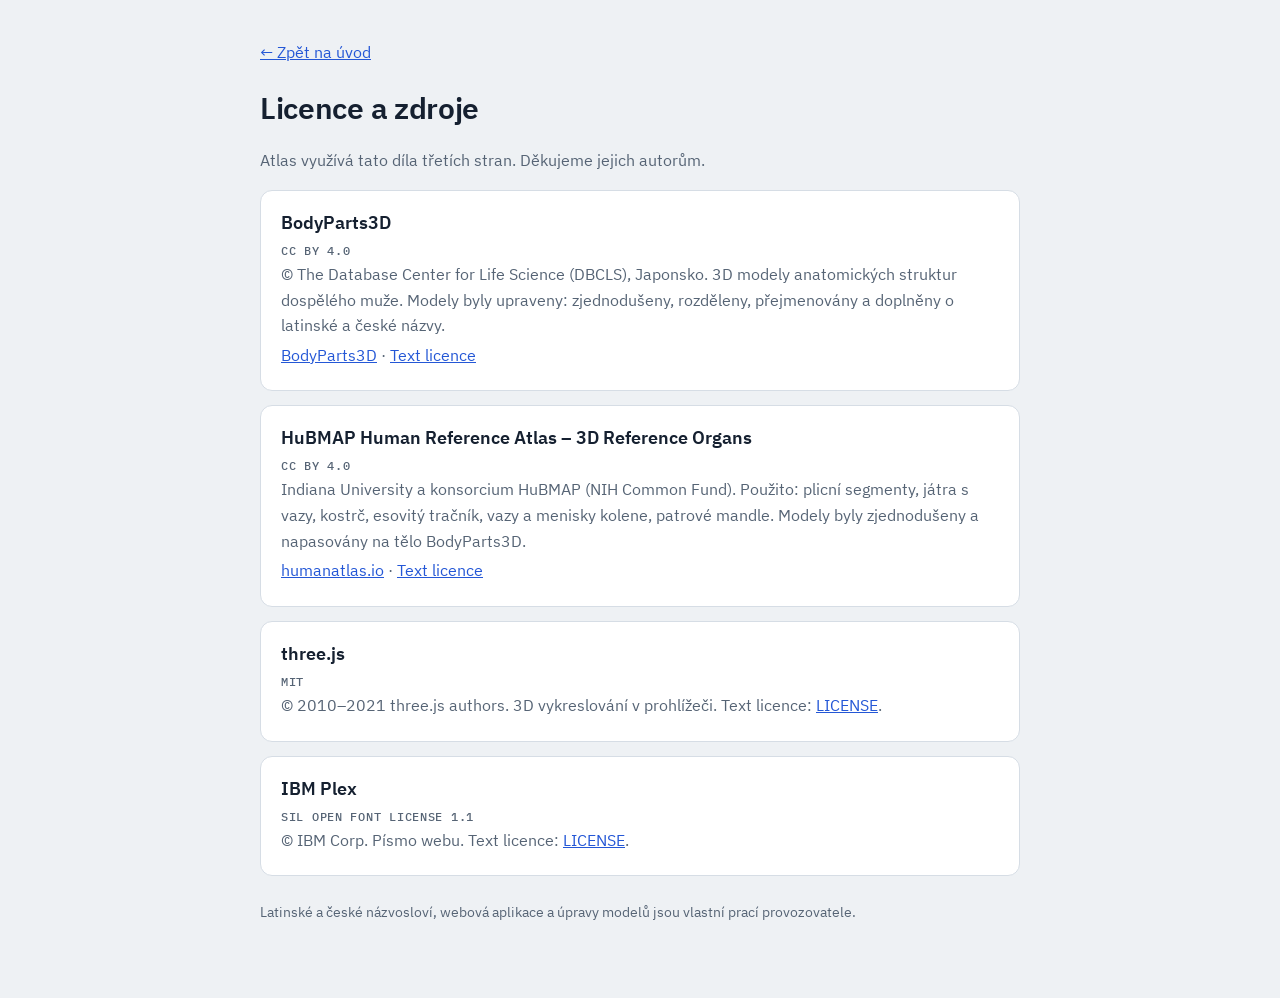
<file: LICENSES.html>
<!doctype html>
<html lang="cs">
<head>
<meta charset="utf-8">
<meta name="viewport" content="width=device-width,initial-scale=1">
<title>Licence a zdroje – Atlas lidského těla 3D</title>
<link rel="icon" href="favicon.svg" type="image/svg+xml">
<link rel="stylesheet" href="assets/fonts.css">
<style>
:root{--bg:#eef1f4;--surface:#fff;--ink:#152030;--muted:#566475;--line:#d6dde5;--accent:#2457d6}
@media (prefers-color-scheme:dark){:root{--bg:#0d1217;--surface:#141b23;--ink:#e5eaf0;--muted:#94a2b1;--line:#25303b;--accent:#7ea4ff;color-scheme:dark}}
body{margin:0;background:var(--bg);color:var(--ink);font:16px/1.6 "IBM Plex Sans",system-ui,sans-serif}
main{max-width:760px;margin:0 auto;padding:40px max(20px,env(safe-area-inset-right,0px)) 60px max(20px,env(safe-area-inset-left,0px))}
h1{font-size:1.9rem;margin:18px 0 8px;letter-spacing:-.01em}
h2{font-size:1.1rem;margin:0 0 6px}
a{color:var(--accent)}
.item{background:var(--surface);border:1px solid var(--line);border-radius:12px;padding:18px 20px;margin-top:14px}
.item p{margin:4px 0;color:var(--muted)}
.lic{font:500 .75rem "IBM Plex Mono",monospace;letter-spacing:.06em;text-transform:uppercase;color:var(--ink)}
</style>
</head>
<body>
<main>
  <a href="./">← Zpět na úvod</a>
  <h1>Licence a zdroje</h1>
  <p style="color:var(--muted)">Atlas využívá tato díla třetích stran. Děkujeme jejich autorům.</p>

  <div class="item">
    <h2>BodyParts3D</h2>
    <p class="lic">CC BY 4.0</p>
    <p>© The Database Center for Life Science (DBCLS), Japonsko. 3D modely anatomických struktur dospělého muže. Modely byly upraveny: zjednodušeny, rozděleny, přejmenovány a doplněny o latinské a české názvy.</p>
    <p><a href="https://dbarchive.biosciencedbc.jp/en/bodyparts3d/download.html" target="_blank" rel="noopener">BodyParts3D</a> · <a href="https://creativecommons.org/licenses/by/4.0/" target="_blank" rel="noopener">Text licence</a></p>
  </div>
  <div class="item">
    <h2>HuBMAP Human Reference Atlas – 3D Reference Organs</h2>
    <p class="lic">CC BY 4.0</p>
    <p>Indiana University a konsorcium HuBMAP (NIH Common Fund). Použito: plicní segmenty, játra s vazy, kostrč, esovitý tračník, vazy a menisky kolene, patrové mandle. Modely byly zjednodušeny a napasovány na tělo BodyParts3D.</p>
    <p><a href="https://humanatlas.io" target="_blank" rel="noopener">humanatlas.io</a> · <a href="https://creativecommons.org/licenses/by/4.0/" target="_blank" rel="noopener">Text licence</a></p>
  </div>
  <div class="item">
    <h2>three.js</h2>
    <p class="lic">MIT</p>
    <p>© 2010–2021 three.js authors. 3D vykreslování v prohlížeči. Text licence: <a href="atlas/vendor/LICENSE-three.js.txt">LICENSE</a>.</p>
  </div>
  <div class="item">
    <h2>IBM Plex</h2>
    <p class="lic">SIL Open Font License 1.1</p>
    <p>© IBM Corp. Písmo webu. Text licence: <a href="assets/fonts/LICENSE-IBM-Plex-OFL.txt">LICENSE</a>.</p>
  </div>
  <p style="color:var(--muted);margin-top:24px;font-size:.9rem">Latinské a české názvosloví, webová aplikace a úpravy modelů jsou vlastní prací provozovatele.</p>
</main>
</body>
</html>
</file>
<file: assets/fonts.css>
/* IBM Plex — SIL Open Font License 1.1, see fonts/LICENSE-IBM-Plex-OFL.txt */
@font-face{font-family:"IBM Plex Sans";font-weight:400;font-style:normal;font-display:swap;src:url(fonts/IBMPlexSans-Regular.woff2) format("woff2")}
@font-face{font-family:"IBM Plex Sans";font-weight:500;font-style:normal;font-display:swap;src:url(fonts/IBMPlexSans-Medium.woff2) format("woff2")}
@font-face{font-family:"IBM Plex Sans";font-weight:600;font-style:normal;font-display:swap;src:url(fonts/IBMPlexSans-SemiBold.woff2) format("woff2")}
@font-face{font-family:"IBM Plex Serif";font-weight:400;font-style:italic;font-display:swap;src:url(fonts/IBMPlexSerif-Italic.woff2) format("woff2")}
@font-face{font-family:"IBM Plex Serif";font-weight:500;font-style:italic;font-display:swap;src:url(fonts/IBMPlexSerif-MediumItalic.woff2) format("woff2")}
@font-face{font-family:"IBM Plex Mono";font-weight:500;font-style:normal;font-display:swap;src:url(fonts/IBMPlexMono-Medium.woff2) format("woff2")}
</file>
